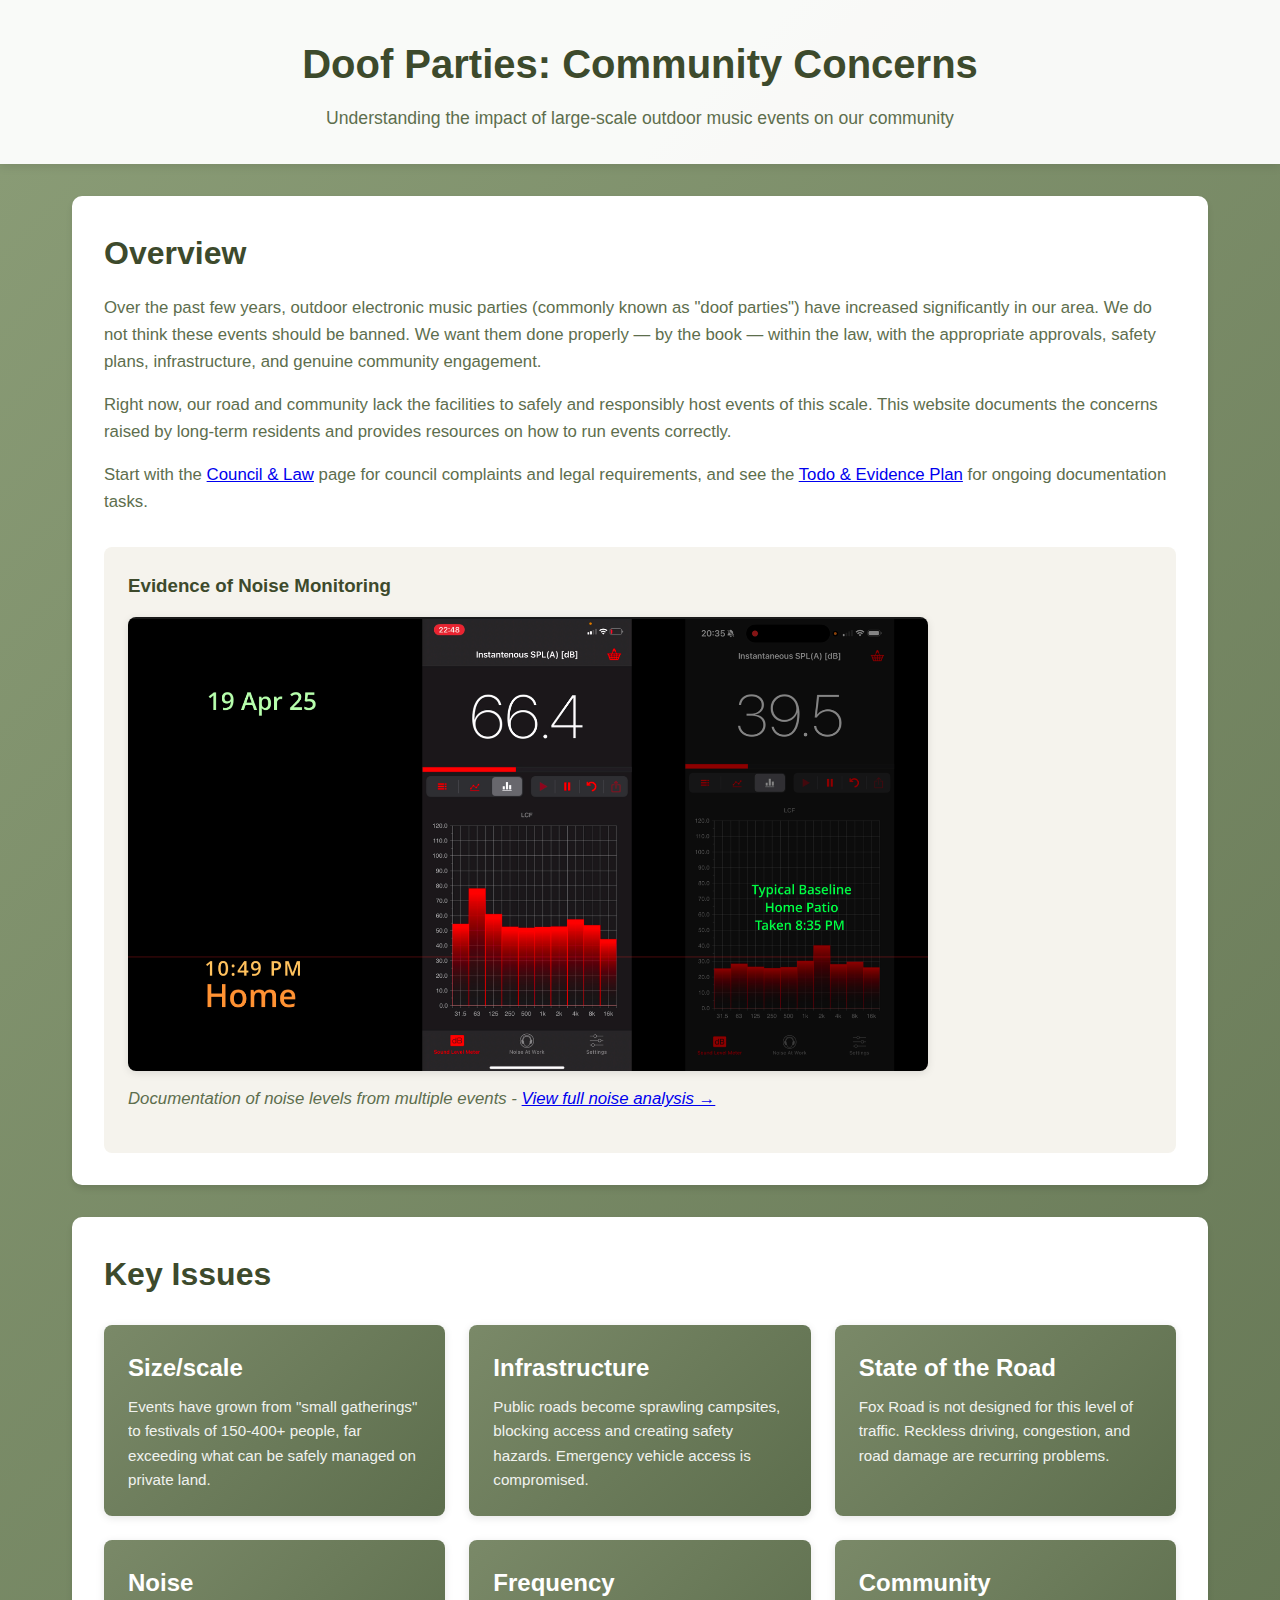
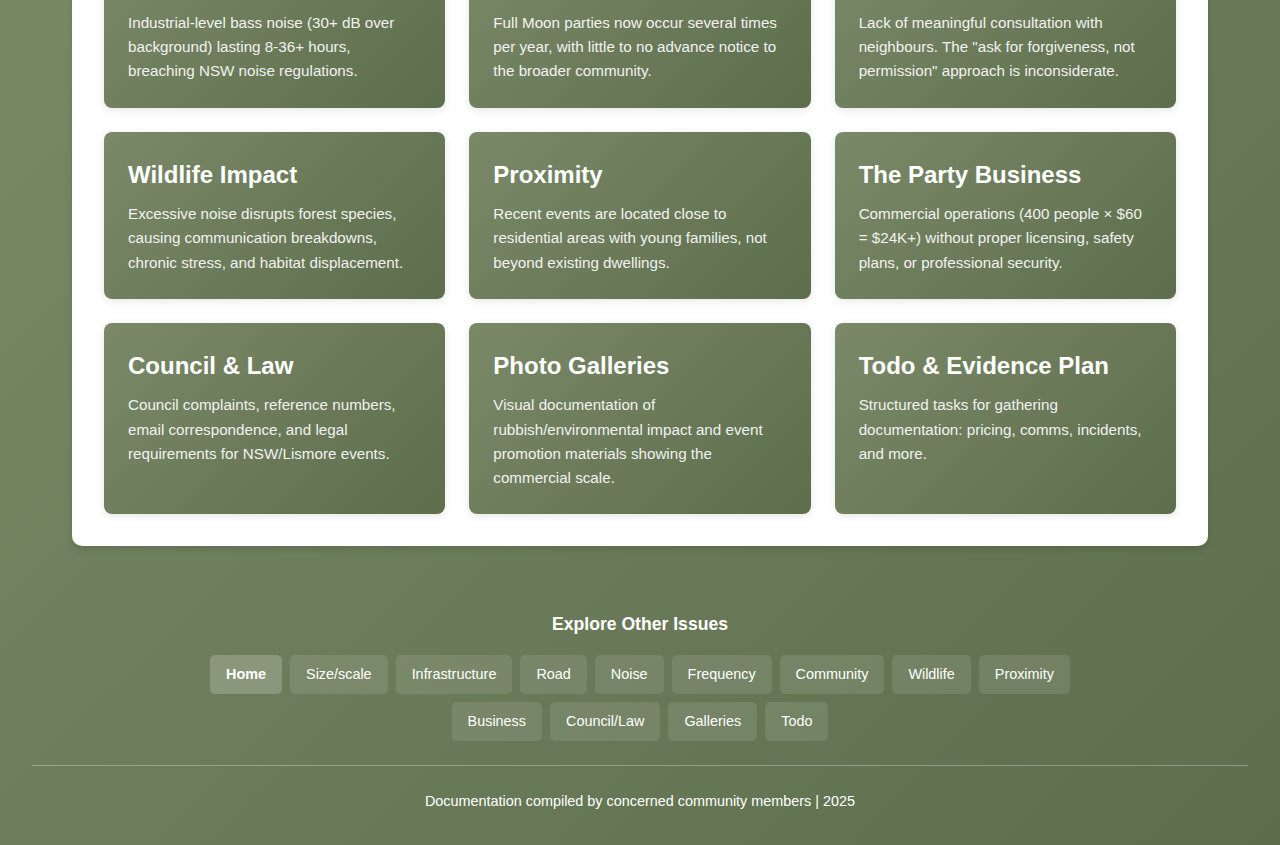
<file: website/index.html>
<!DOCTYPE html>
<html lang="en">
<head>
    <meta charset="UTF-8">
    <meta name="viewport" content="width=device-width, initial-scale=1.0">
    <title>Doof Parties: Community Concerns</title>
    <link rel="stylesheet" href="styles.css">
</head>
<body>
    <header>
        <h1>Doof Parties: Community Concerns</h1>
        <p class="subtitle">Understanding the impact of large-scale outdoor music events on our community</p>
    </header>

    <main>
        <section class="overview">
            <h2>Overview</h2>
            <p>Over the past few years, outdoor electronic music parties (commonly known as "doof parties") have increased significantly in our area. We do not think these events should be banned. We want them done properly — by the book — within the law, with the appropriate approvals, safety plans, infrastructure, and genuine community engagement.</p>
            
            <p>Right now, our road and community lack the facilities to safely and responsibly host events of this scale. This website documents the concerns raised by long-term residents and provides resources on how to run events correctly.</p>

            <p>Start with the <a href="law.html">Council & Law</a> page for council complaints and legal requirements, and see the <a href="todo.html">Todo & Evidence Plan</a> for ongoing documentation tasks.</p>

            <div class="video-container">
                <h3>Evidence of Noise Monitoring</h3>
                <a href="noise.html">
                    <img src="assets/noise-comparison.png" alt="Noise level comparison showing event bass levels vs background noise" style="max-width: 800px; width: 100%; border-radius: 8px; box-shadow: 0 2px 8px rgba(0, 0, 0, 0.1);">
                </a>
                <p class="video-caption">Documentation of noise levels from multiple events - <a href="noise.html">View full noise analysis →</a></p>
            </div>
        </section>

        <section class="issues-grid">
            <h2>Key Issues</h2>
            <div class="grid">
                <a href="size.html" class="issue-card">
                    <h3>Size/scale</h3>
                    <p>Events have grown from "small gatherings" to festivals of 150-400+ people, far exceeding what can be safely managed on private land.</p>
                </a>

                <a href="infrastructure.html" class="issue-card">
                    <h3>Infrastructure</h3>
                    <p>Public roads become sprawling campsites, blocking access and creating safety hazards. Emergency vehicle access is compromised.</p>
                </a>

                <a href="road.html" class="issue-card">
                    <h3>State of the Road</h3>
                    <p>Fox Road is not designed for this level of traffic. Reckless driving, congestion, and road damage are recurring problems.</p>
                </a>

                <a href="noise.html" class="issue-card">
                    <h3>Noise</h3>
                    <p>Industrial-level bass noise (30+ dB over background) lasting 8-36+ hours, breaching NSW noise regulations.</p>
                </a>

                <a href="frequency.html" class="issue-card">
                    <h3>Frequency</h3>
                    <p>Full Moon parties now occur several times per year, with little to no advance notice to the broader community.</p>
                </a>

                <a href="community.html" class="issue-card">
                    <h3>Community</h3>
                    <p>Lack of meaningful consultation with neighbours. The "ask for forgiveness, not permission" approach is inconsiderate.</p>
                </a>

                <a href="wildlife.html" class="issue-card">
                    <h3>Wildlife Impact</h3>
                    <p>Excessive noise disrupts forest species, causing communication breakdowns, chronic stress, and habitat displacement.</p>
                </a>

                <a href="proximity.html" class="issue-card">
                    <h3>Proximity</h3>
                    <p>Recent events are located close to residential areas with young families, not beyond existing dwellings.</p>
                </a>

                <a href="business.html" class="issue-card">
                    <h3>The Party Business</h3>
                    <p>Commercial operations (400 people × $60 = $24K+) without proper licensing, safety plans, or professional security.</p>
                </a>

                <a href="law.html" class="issue-card">
                    <h3>Council & Law</h3>
                    <p>Council complaints, reference numbers, email correspondence, and legal requirements for NSW/Lismore events.</p>
                </a>

                <a href="galleries.html" class="issue-card">
                    <h3>Photo Galleries</h3>
                    <p>Visual documentation of rubbish/environmental impact and event promotion materials showing the commercial scale.</p>
                </a>

                <a href="todo.html" class="issue-card">
                    <h3>Todo & Evidence Plan</h3>
                    <p>Structured tasks for gathering documentation: pricing, comms, incidents, and more.</p>
                </a>
            </div>
        </section>
    </main>

    <footer>
        <div class="footer-nav">
            <h3>Explore Other Issues</h3>
            <div class="footer-nav-links">
                <a href="index.html" class="home-link">Home</a>
                <a href="size.html">Size/scale</a>
                <a href="infrastructure.html">Infrastructure</a>
                <a href="road.html">Road</a>
                <a href="noise.html">Noise</a>
                <a href="frequency.html">Frequency</a>
                <a href="community.html">Community</a>
                <a href="wildlife.html">Wildlife</a>
                <a href="proximity.html">Proximity</a>
                <a href="business.html">Business</a>
                <a href="law.html">Council/Law</a>
                <a href="galleries.html">Galleries</a>
                <a href="todo.html">Todo</a>
            </div>
        </div>
        <p>Documentation compiled by concerned community members | 2025</p>
    </footer>
</body>
</html>
</file>
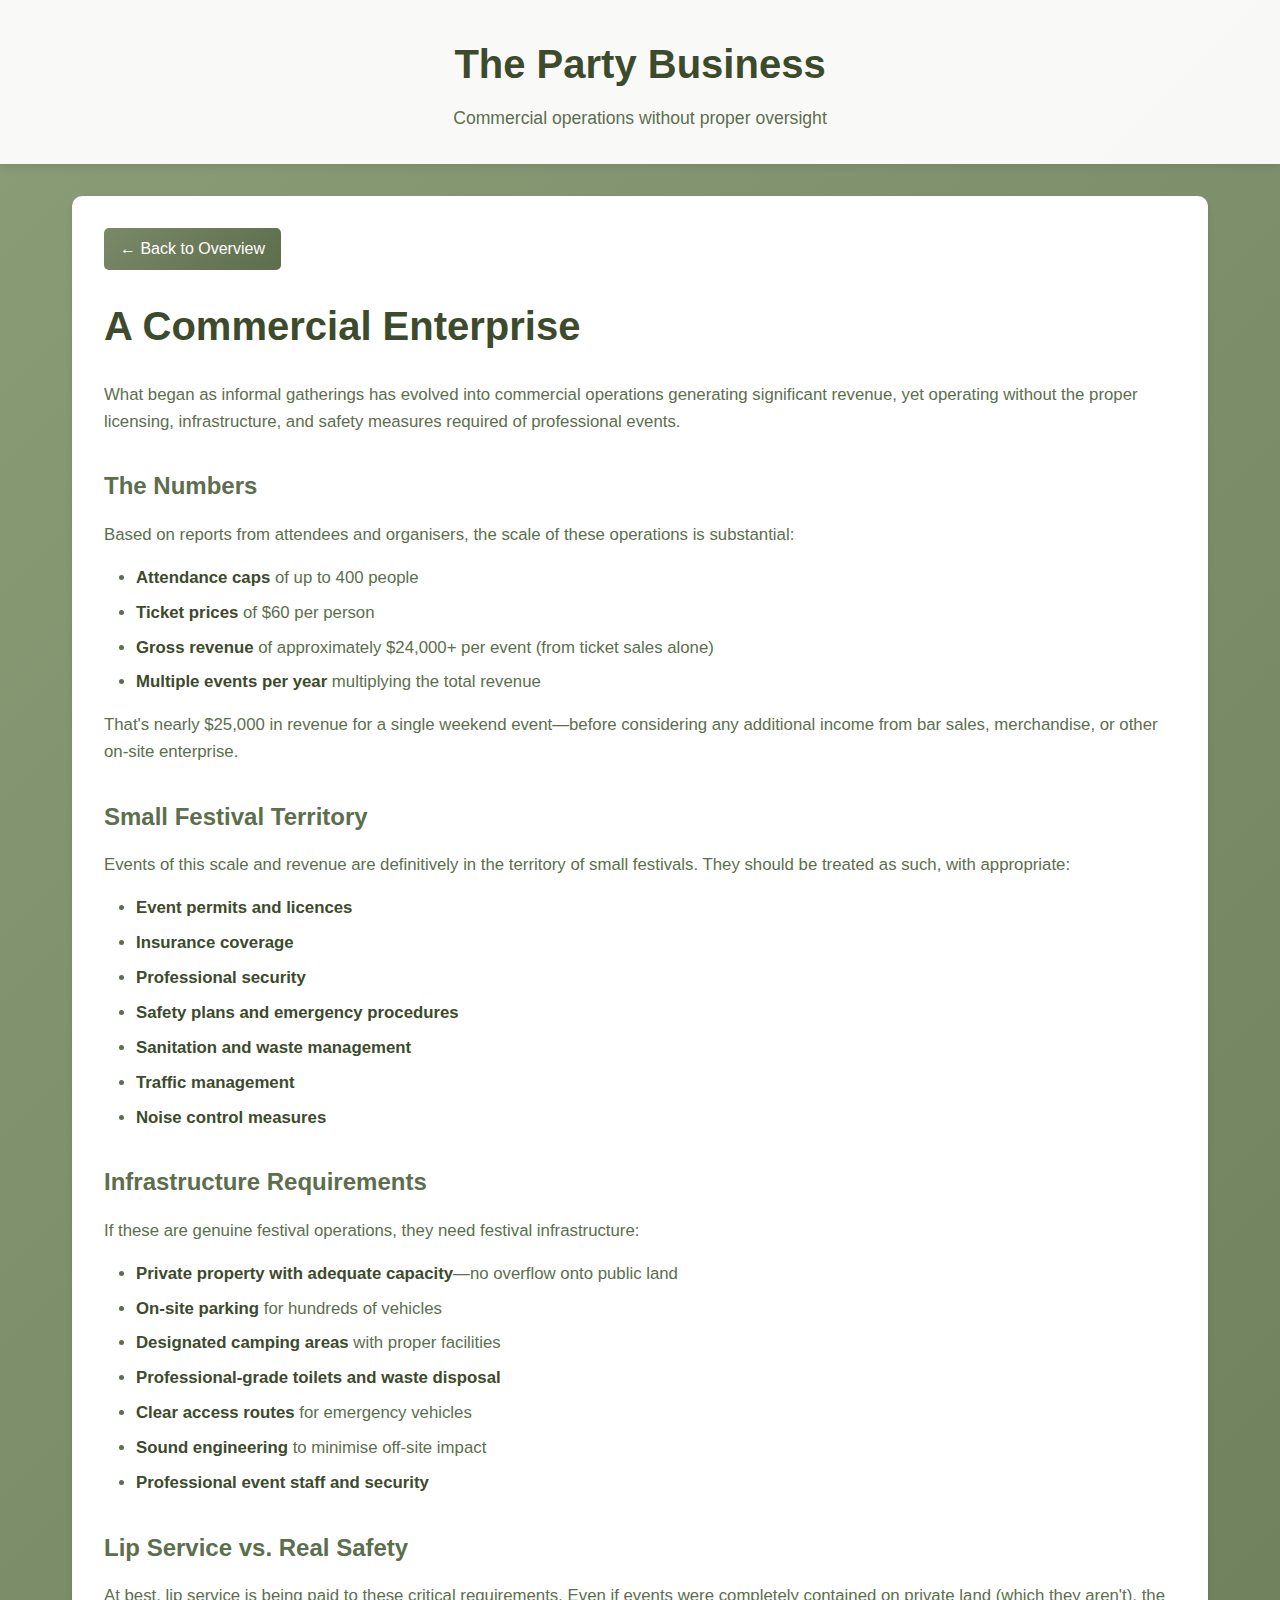
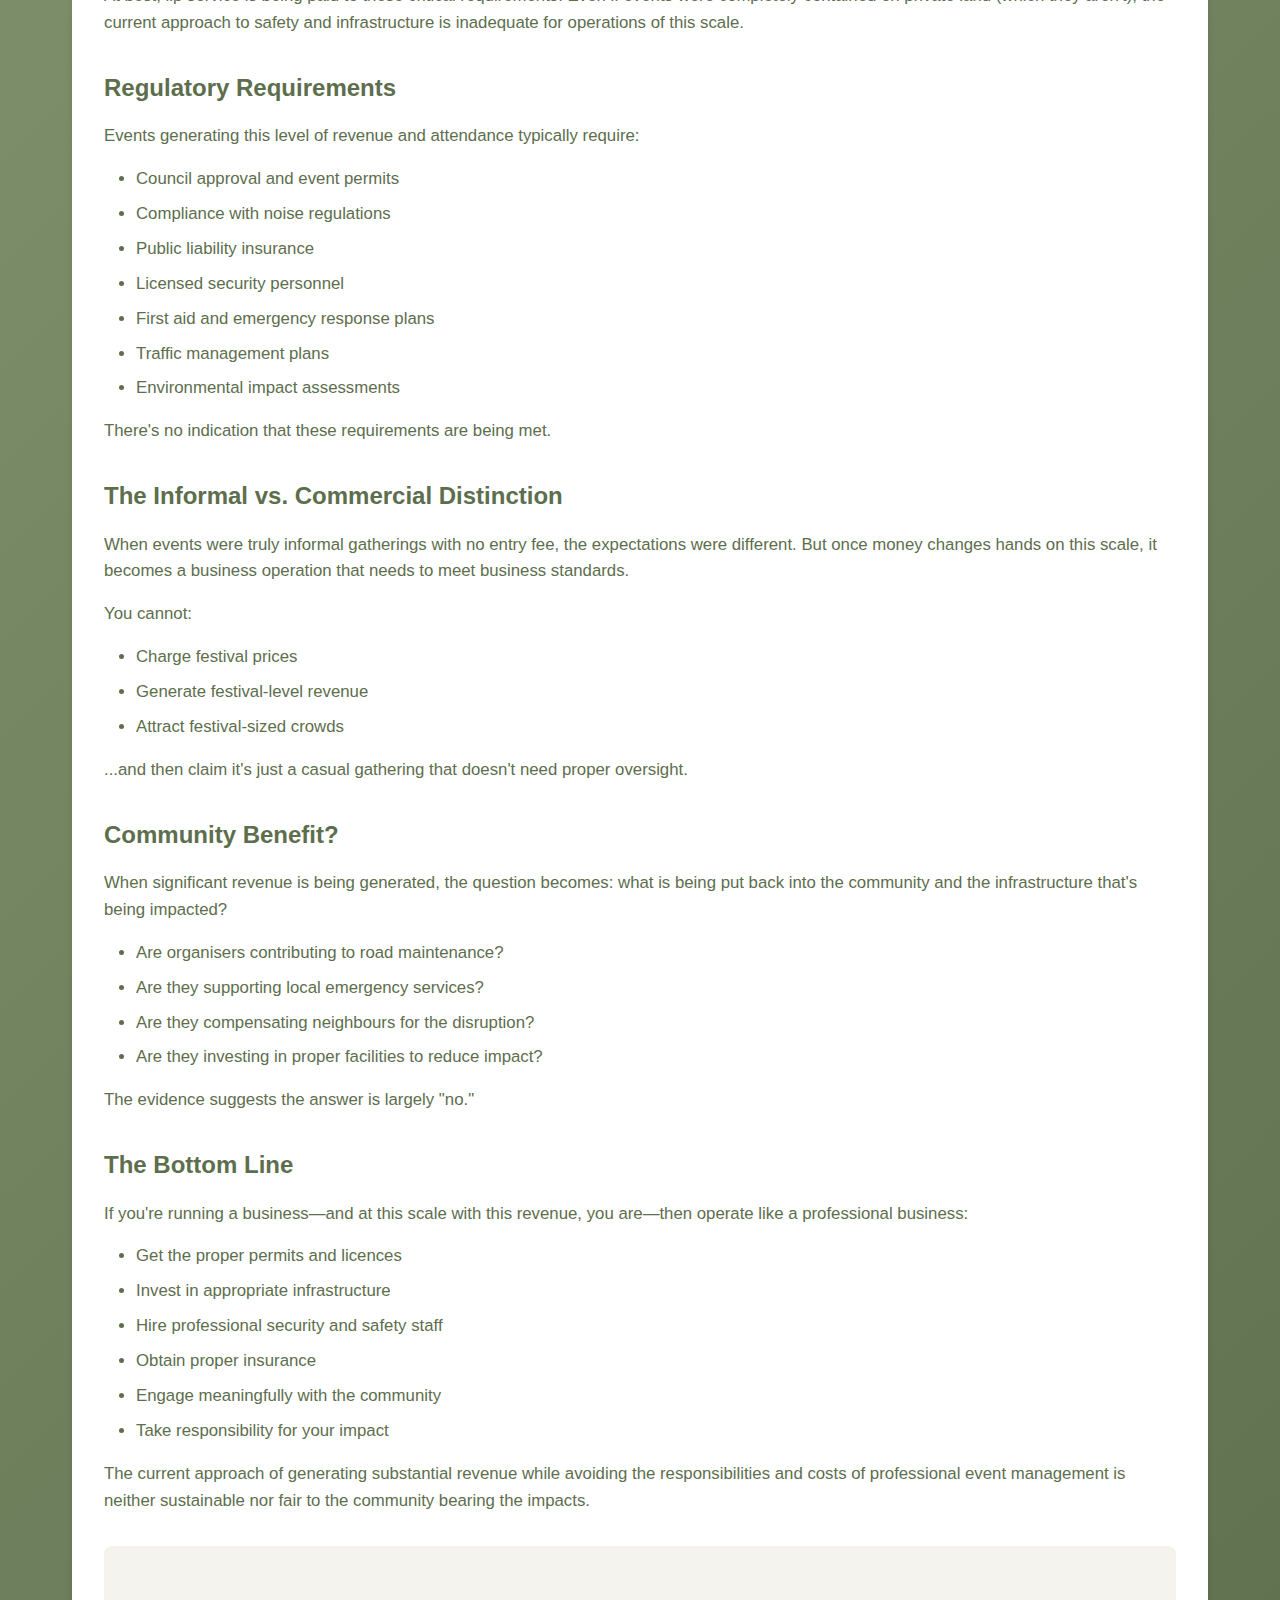
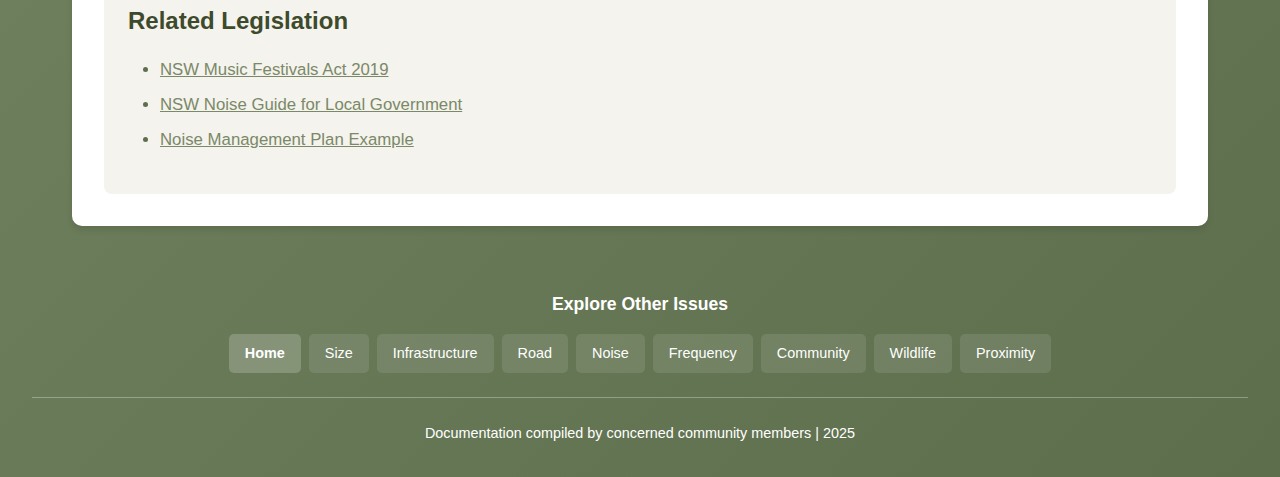
<file: website/business.html>
<!DOCTYPE html>
<html lang="en">
<head>
    <meta charset="UTF-8">
    <meta name="viewport" content="width=device-width, initial-scale=1.0">
    <title>The Party Business - Doof Parties Community Concerns</title>
    <link rel="stylesheet" href="styles.css">
</head>
<body>
    <header>
        <h1>The Party Business</h1>
        <p class="subtitle">Commercial operations without proper oversight</p>
    </header>

    <main>
        <section class="issue-page">
            <a href="index.html" class="back-link">← Back to Overview</a>
            
            <h2>A Commercial Enterprise</h2>
            
            <p>What began as informal gatherings has evolved into commercial operations generating significant revenue, yet operating without the proper licensing, infrastructure, and safety measures required of professional events.</p>

            <h3>The Numbers</h3>
            <p>Based on reports from attendees and organisers, the scale of these operations is substantial:</p>
            <ul>
                <li><strong>Attendance caps</strong> of up to 400 people</li>
                <li><strong>Ticket prices</strong> of $60 per person</li>
                <li><strong>Gross revenue</strong> of approximately $24,000+ per event (from ticket sales alone)</li>
                <li><strong>Multiple events per year</strong> multiplying the total revenue</li>
            </ul>

            <p>That's nearly $25,000 in revenue for a single weekend event—before considering any additional income from bar sales, merchandise, or other on-site enterprise.</p>

            <h3>Small Festival Territory</h3>
            <p>Events of this scale and revenue are definitively in the territory of small festivals. They should be treated as such, with appropriate:</p>
            <ul>
                <li><strong>Event permits and licences</strong></li>
                <li><strong>Insurance coverage</strong></li>
                <li><strong>Professional security</strong></li>
                <li><strong>Safety plans and emergency procedures</strong></li>
                <li><strong>Sanitation and waste management</strong></li>
                <li><strong>Traffic management</strong></li>
                <li><strong>Noise control measures</strong></li>
            </ul>

            <h3>Infrastructure Requirements</h3>
            <p>If these are genuine festival operations, they need festival infrastructure:</p>
            <ul>
                <li><strong>Private property with adequate capacity</strong>—no overflow onto public land</li>
                <li><strong>On-site parking</strong> for hundreds of vehicles</li>
                <li><strong>Designated camping areas</strong> with proper facilities</li>
                <li><strong>Professional-grade toilets and waste disposal</strong></li>
                <li><strong>Clear access routes</strong> for emergency vehicles</li>
                <li><strong>Sound engineering</strong> to minimise off-site impact</li>
                <li><strong>Professional event staff and security</strong></li>
            </ul>

            <h3>Lip Service vs. Real Safety</h3>
            <p>At best, lip service is being paid to these critical requirements. Even if events were completely contained on private land (which they aren't), the current approach to safety and infrastructure is inadequate for operations of this scale.</p>

            <h3>Regulatory Requirements</h3>
            <p>Events generating this level of revenue and attendance typically require:</p>
            <ul>
                <li>Council approval and event permits</li>
                <li>Compliance with noise regulations</li>
                <li>Public liability insurance</li>
                <li>Licensed security personnel</li>
                <li>First aid and emergency response plans</li>
                <li>Traffic management plans</li>
                <li>Environmental impact assessments</li>
            </ul>

            <p>There's no indication that these requirements are being met.</p>

            <h3>The Informal vs. Commercial Distinction</h3>
            <p>When events were truly informal gatherings with no entry fee, the expectations were different. But once money changes hands on this scale, it becomes a business operation that needs to meet business standards.</p>

            <p>You cannot:</p>
            <ul>
                <li>Charge festival prices</li>
                <li>Generate festival-level revenue</li>
                <li>Attract festival-sized crowds</li>
            </ul>
            <p>...and then claim it's just a casual gathering that doesn't need proper oversight.</p>

            <h3>Community Benefit?</h3>
            <p>When significant revenue is being generated, the question becomes: what is being put back into the community and the infrastructure that's being impacted?</p>
            <ul>
                <li>Are organisers contributing to road maintenance?</li>
                <li>Are they supporting local emergency services?</li>
                <li>Are they compensating neighbours for the disruption?</li>
                <li>Are they investing in proper facilities to reduce impact?</li>
            </ul>

            <p>The evidence suggests the answer is largely "no."</p>

            <h3>The Bottom Line</h3>
            <p>If you're running a business—and at this scale with this revenue, you are—then operate like a professional business:</p>
            <ul>
                <li>Get the proper permits and licences</li>
                <li>Invest in appropriate infrastructure</li>
                <li>Hire professional security and safety staff</li>
                <li>Obtain proper insurance</li>
                <li>Engage meaningfully with the community</li>
                <li>Take responsibility for your impact</li>
            </ul>

            <p>The current approach of generating substantial revenue while avoiding the responsibilities and costs of professional event management is neither sustainable nor fair to the community bearing the impacts.</p>

            <div class="sources">
                <h3>Related Legislation</h3>
                <ul>
                    <li><a href="https://legislation.nsw.gov.au/view/whole/html/inforce/current/act-2019-017" target="_blank">NSW Music Festivals Act 2019</a></li>
                    <li><a href="https://www.environment.nsw.gov.au/resources/noise/nglg07030.pdf" target="_blank">NSW Noise Guide for Local Government</a></li>
                    <li><a href="https://www.environment.nsw.gov.au/sites/default/files/2024-11/quarantine-station-noise-management-plan.pdf" target="_blank">Noise Management Plan Example</a></li>
                </ul>
            </div>
        </section>
    </main>

    <footer>
        <div class="footer-nav">
            <h3>Explore Other Issues</h3>
            <div class="footer-nav-links">
                <a href="index.html" class="home-link">Home</a>
                <a href="size.html">Size</a>
                <a href="infrastructure.html">Infrastructure</a>
                <a href="road.html">Road</a>
                <a href="noise.html">Noise</a>
                <a href="frequency.html">Frequency</a>
                <a href="community.html">Community</a>
                <a href="wildlife.html">Wildlife</a>
                <a href="proximity.html">Proximity</a>
            </div>
        </div>
        <p>Documentation compiled by concerned community members | 2025</p>
    </footer>
</body>
</html>
</file>
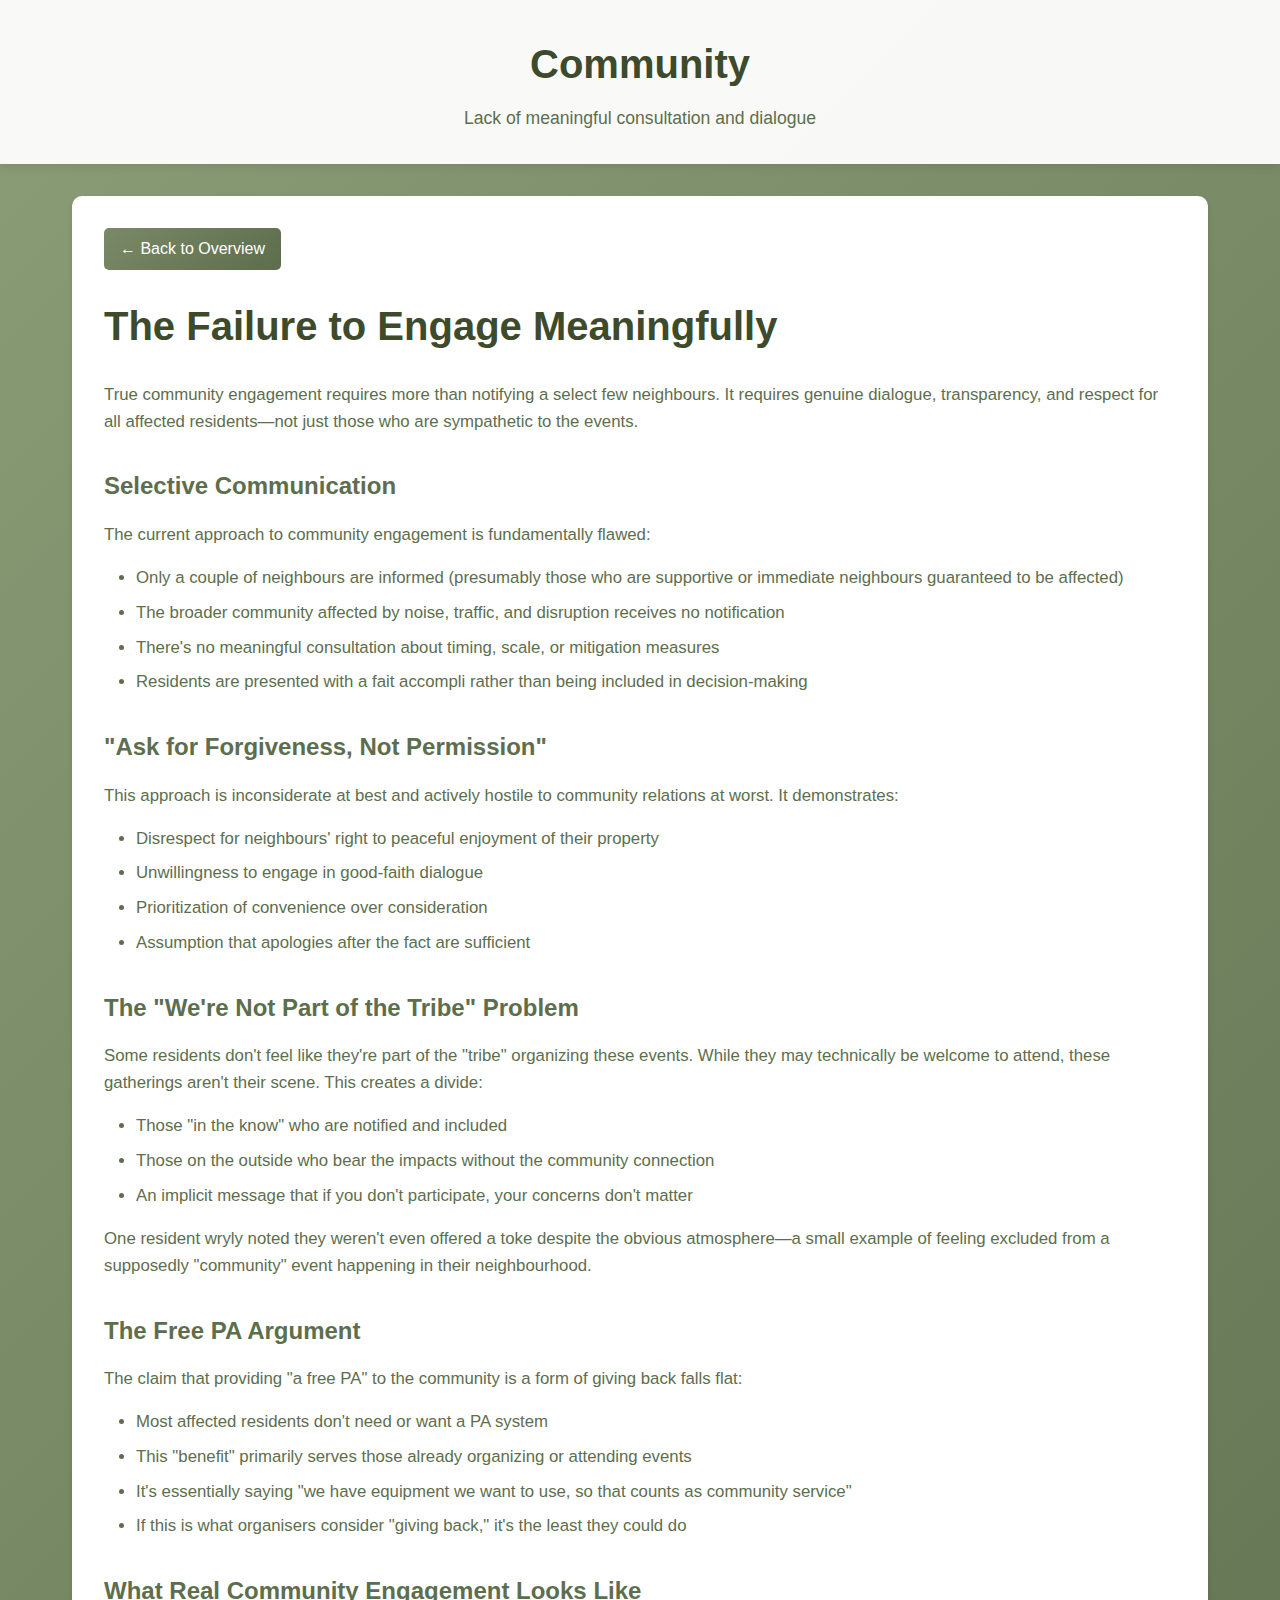
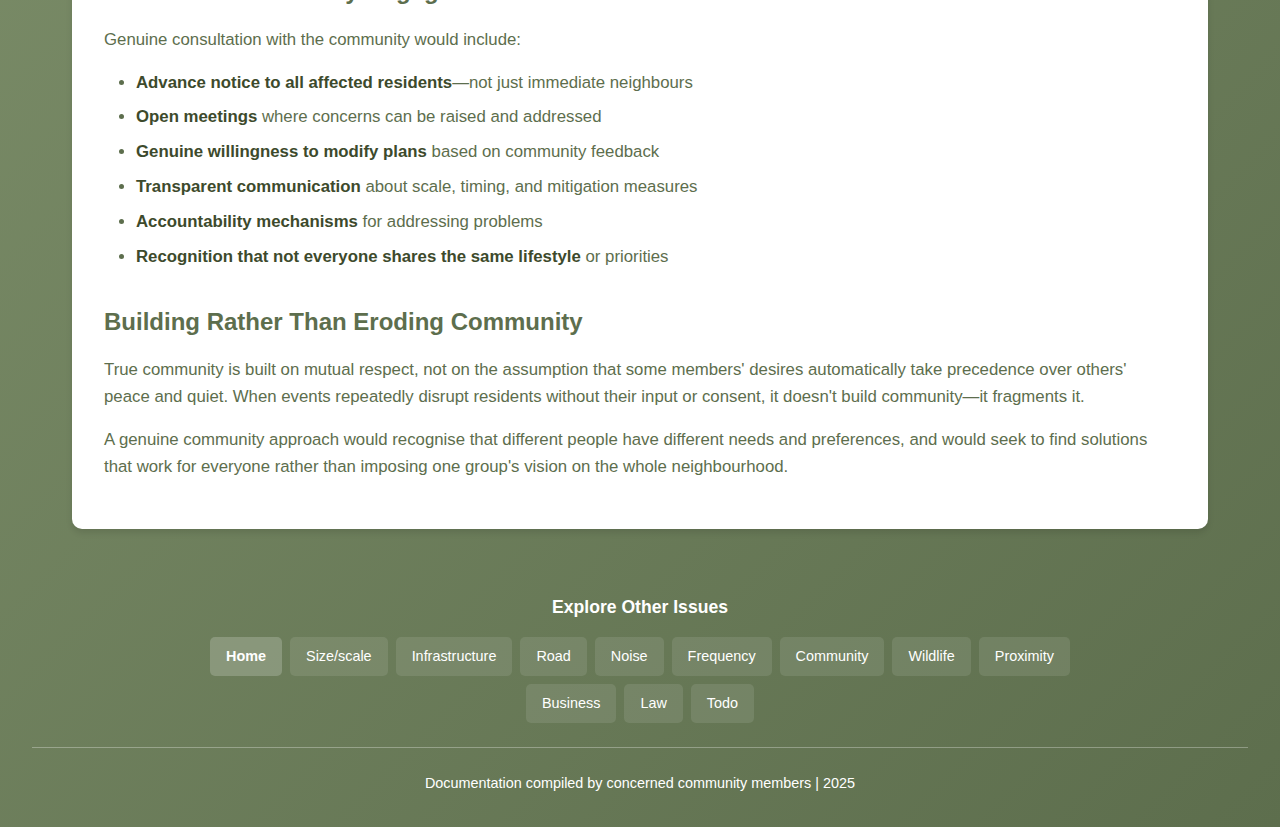
<file: website/community.html>
<!DOCTYPE html>
<html lang="en">
<head>
    <meta charset="UTF-8">
    <meta name="viewport" content="width=device-width, initial-scale=1.0">
    <title>Community - Doof Parties Community Concerns</title>
    <link rel="stylesheet" href="styles.css">
</head>
<body>
    <header>
        <h1>Community</h1>
        <p class="subtitle">Lack of meaningful consultation and dialogue</p>
    </header>

    <main>
        <section class="issue-page">
            <a href="index.html" class="back-link">← Back to Overview</a>
            
            <h2>The Failure to Engage Meaningfully</h2>
            
            <p>True community engagement requires more than notifying a select few neighbours. It requires genuine dialogue, transparency, and respect for all affected residents—not just those who are sympathetic to the events.</p>

            <h3>Selective Communication</h3>
            <p>The current approach to community engagement is fundamentally flawed:</p>
            <ul>
                <li>Only a couple of neighbours are informed (presumably those who are supportive or immediate neighbours guaranteed to be affected)</li>
                <li>The broader community affected by noise, traffic, and disruption receives no notification</li>
                <li>There's no meaningful consultation about timing, scale, or mitigation measures</li>
                <li>Residents are presented with a fait accompli rather than being included in decision-making</li>
            </ul>

            <h3>"Ask for Forgiveness, Not Permission"</h3>
            <p>This approach is inconsiderate at best and actively hostile to community relations at worst. It demonstrates:</p>
            <ul>
                <li>Disrespect for neighbours' right to peaceful enjoyment of their property</li>
                <li>Unwillingness to engage in good-faith dialogue</li>
                <li>Prioritization of convenience over consideration</li>
                <li>Assumption that apologies after the fact are sufficient</li>
            </ul>

            <h3>The "We're Not Part of the Tribe" Problem</h3>
            <p>Some residents don't feel like they're part of the "tribe" organizing these events. While they may technically be welcome to attend, these gatherings aren't their scene. This creates a divide:</p>
            <ul>
                <li>Those "in the know" who are notified and included</li>
                <li>Those on the outside who bear the impacts without the community connection</li>
                <li>An implicit message that if you don't participate, your concerns don't matter</li>
            </ul>

            <p>One resident wryly noted they weren't even offered a toke despite the obvious atmosphere—a small example of feeling excluded from a supposedly "community" event happening in their neighbourhood.</p>

            <h3>The Free PA Argument</h3>
            <p>The claim that providing "a free PA" to the community is a form of giving back falls flat:</p>
            <ul>
                <li>Most affected residents don't need or want a PA system</li>
                <li>This "benefit" primarily serves those already organizing or attending events</li>
                <li>It's essentially saying "we have equipment we want to use, so that counts as community service"</li>
                <li>If this is what organisers consider "giving back," it's the least they could do</li>
            </ul>

            <h3>What Real Community Engagement Looks Like</h3>
            <p>Genuine consultation with the community would include:</p>
            <ul>
                <li><strong>Advance notice to all affected residents</strong>—not just immediate neighbours</li>
                <li><strong>Open meetings</strong> where concerns can be raised and addressed</li>
                <li><strong>Genuine willingness to modify plans</strong> based on community feedback</li>
                <li><strong>Transparent communication</strong> about scale, timing, and mitigation measures</li>
                <li><strong>Accountability mechanisms</strong> for addressing problems</li>
                <li><strong>Recognition that not everyone shares the same lifestyle</strong> or priorities</li>
            </ul>

            <h3>Building Rather Than Eroding Community</h3>
            <p>True community is built on mutual respect, not on the assumption that some members' desires automatically take precedence over others' peace and quiet. When events repeatedly disrupt residents without their input or consent, it doesn't build community—it fragments it.</p>

            <p>A genuine community approach would recognise that different people have different needs and preferences, and would seek to find solutions that work for everyone rather than imposing one group's vision on the whole neighbourhood.</p>
        </section>
    </main>

    <footer>
        <div class="footer-nav">
            <h3>Explore Other Issues</h3>
            <div class="footer-nav-links">
                <a href="index.html" class="home-link">Home</a>
                <a href="size.html">Size/scale</a>
                <a href="infrastructure.html">Infrastructure</a>
                <a href="road.html">Road</a>
                <a href="noise.html">Noise</a>
                <a href="frequency.html">Frequency</a>
                <a href="community.html">Community</a>
                <a href="wildlife.html">Wildlife</a>
                <a href="proximity.html">Proximity</a>
                <a href="business.html">Business</a>
                <a href="law.html">Law</a>
                <a href="todo.html">Todo</a>
            </div>
        </div>
        <p>Documentation compiled by concerned community members | 2025</p>
    </footer>
</body>
</html>
</file>
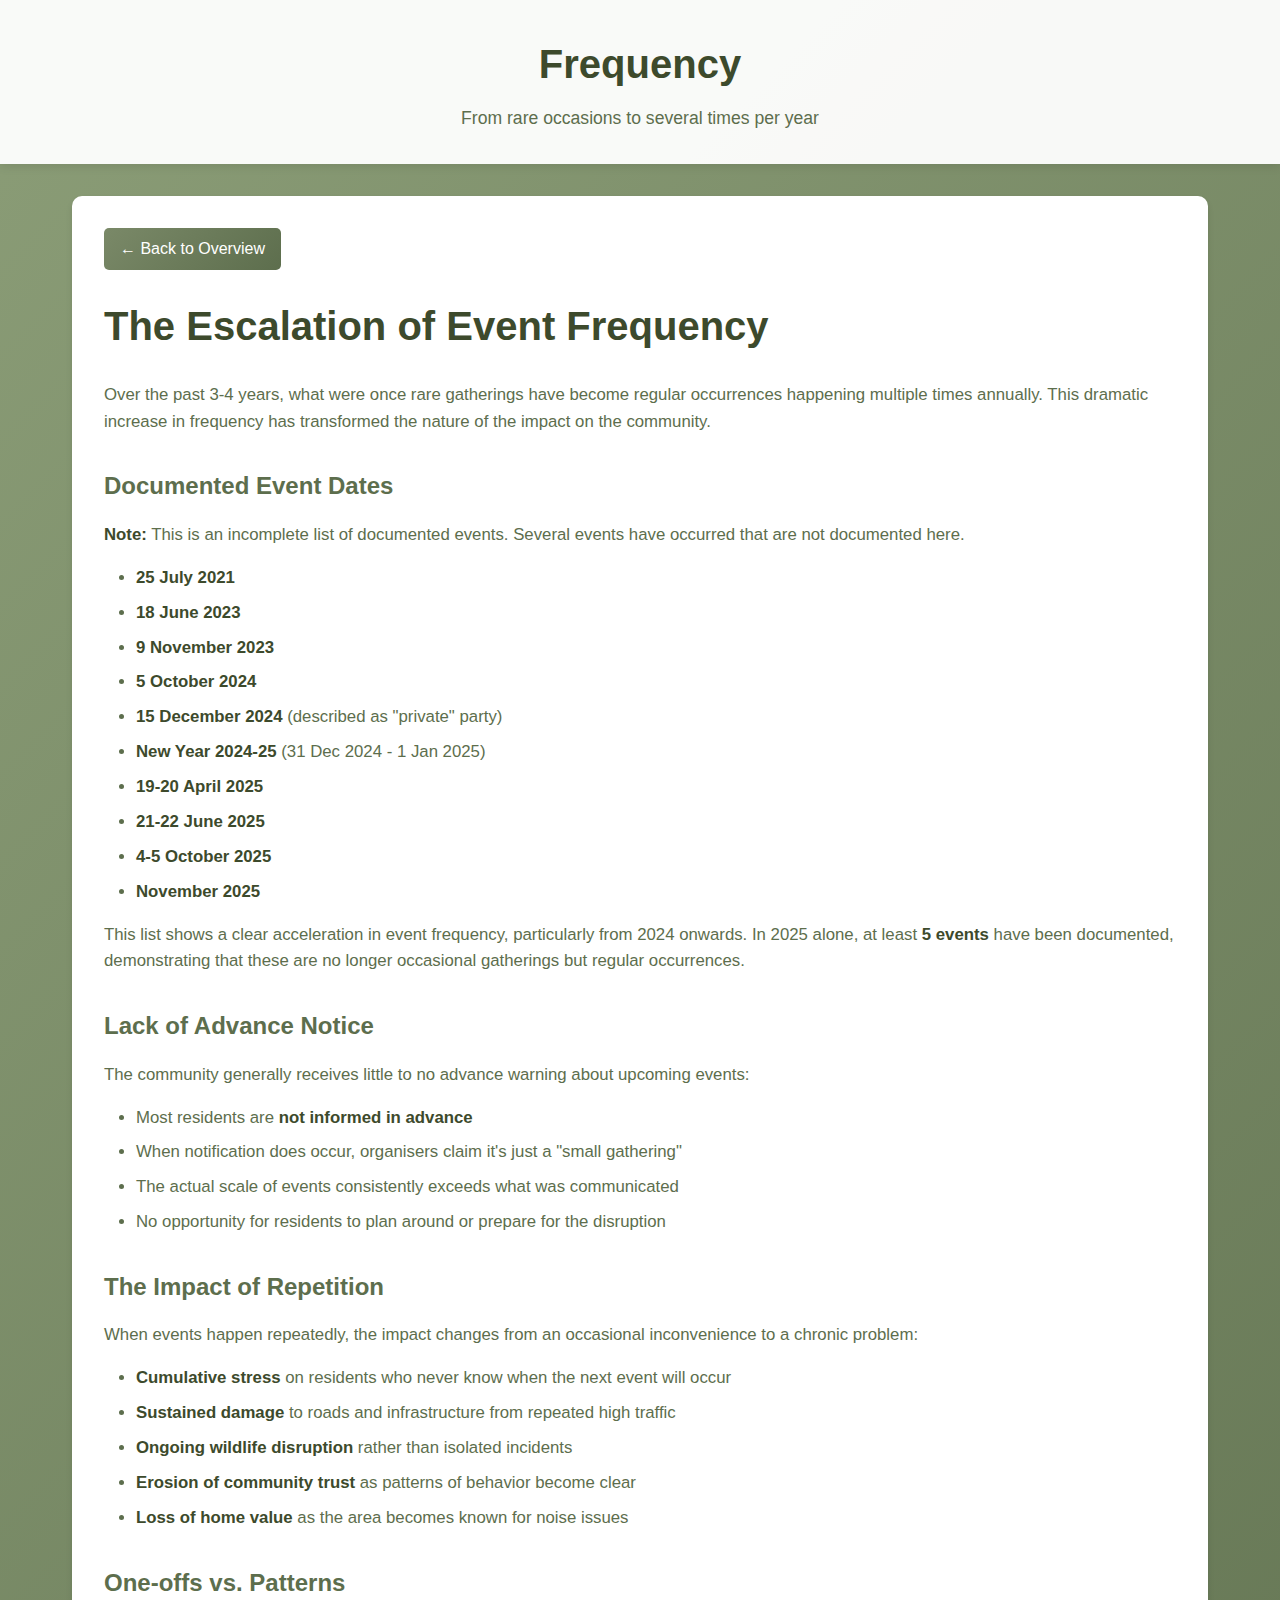
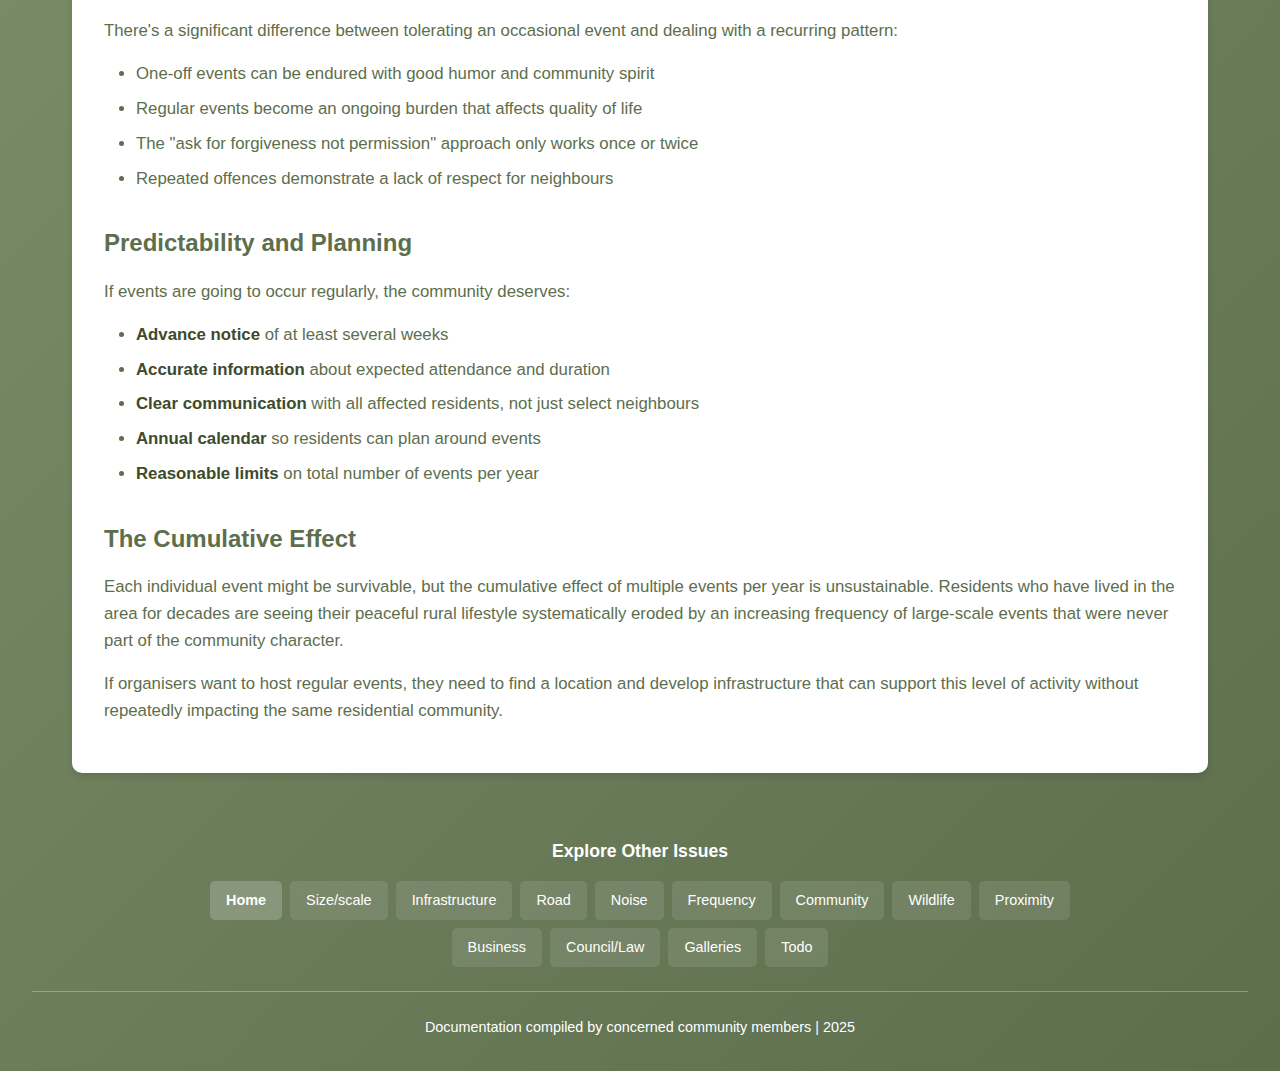
<file: website/frequency.html>
<!DOCTYPE html>
<html lang="en">
<head>
    <meta charset="UTF-8">
    <meta name="viewport" content="width=device-width, initial-scale=1.0">
    <title>Frequency - Doof Parties Community Concerns</title>
    <link rel="stylesheet" href="styles.css">
</head>
<body>
    <header>
        <h1>Frequency</h1>
        <p class="subtitle">From rare occasions to several times per year</p>
    </header>

    <main>
        <section class="issue-page">
            <a href="index.html" class="back-link">← Back to Overview</a>
            
            <h2>The Escalation of Event Frequency</h2>
            
            <p>Over the past 3-4 years, what were once rare gatherings have become regular occurrences happening multiple times annually. This dramatic increase in frequency has transformed the nature of the impact on the community.</p>

            <h3>Documented Event Dates</h3>
            
            <p><strong>Note:</strong> This is an incomplete list of documented events. Several events have occurred that are not documented here.</p>

            <ul>
                <li><strong>25 July 2021</strong></li>
                <li><strong>18 June 2023</strong></li>
                <li><strong>9 November 2023</strong></li>
                <li><strong>5 October 2024</strong></li>
                <li><strong>15 December 2024</strong> (described as "private" party)</li>
                <li><strong>New Year 2024-25</strong> (31 Dec 2024 - 1 Jan 2025)</li>
                <li><strong>19-20 April 2025</strong></li>
                <li><strong>21-22 June 2025</strong></li>
                <li><strong>4-5 October 2025</strong></li>
                <li><strong>November 2025</strong></li>
            </ul>

            <p>This list shows a clear acceleration in event frequency, particularly from 2024 onwards. In 2025 alone, at least <strong>5 events</strong> have been documented, demonstrating that these are no longer occasional gatherings but regular occurrences.</p>
            
            <h3>Lack of Advance Notice</h3>
            <p>The community generally receives little to no advance warning about upcoming events:</p>
            <ul>
                <li>Most residents are <strong>not informed in advance</strong></li>
                <li>When notification does occur, organisers claim it's just a "small gathering"</li>
                <li>The actual scale of events consistently exceeds what was communicated</li>
                <li>No opportunity for residents to plan around or prepare for the disruption</li>
            </ul>

            <h3>The Impact of Repetition</h3>
            <p>When events happen repeatedly, the impact changes from an occasional inconvenience to a chronic problem:</p>
            <ul>
                <li><strong>Cumulative stress</strong> on residents who never know when the next event will occur</li>
                <li><strong>Sustained damage</strong> to roads and infrastructure from repeated high traffic</li>
                <li><strong>Ongoing wildlife disruption</strong> rather than isolated incidents</li>
                <li><strong>Erosion of community trust</strong> as patterns of behavior become clear</li>
                <li><strong>Loss of home value</strong> as the area becomes known for noise issues</li>
            </ul>

            <h3>One-offs vs. Patterns</h3>
            <p>There's a significant difference between tolerating an occasional event and dealing with a recurring pattern:</p>
            <ul>
                <li>One-off events can be endured with good humor and community spirit</li>
                <li>Regular events become an ongoing burden that affects quality of life</li>
                <li>The "ask for forgiveness not permission" approach only works once or twice</li>
                <li>Repeated offences demonstrate a lack of respect for neighbours</li>
            </ul>

            <h3>Predictability and Planning</h3>
            <p>If events are going to occur regularly, the community deserves:</p>
            <ul>
                <li><strong>Advance notice</strong> of at least several weeks</li>
                <li><strong>Accurate information</strong> about expected attendance and duration</li>
                <li><strong>Clear communication</strong> with all affected residents, not just select neighbours</li>
                <li><strong>Annual calendar</strong> so residents can plan around events</li>
                <li><strong>Reasonable limits</strong> on total number of events per year</li>
            </ul>

            <h3>The Cumulative Effect</h3>
            <p>Each individual event might be survivable, but the cumulative effect of multiple events per year is unsustainable. Residents who have lived in the area for decades are seeing their peaceful rural lifestyle systematically eroded by an increasing frequency of large-scale events that were never part of the community character.</p>

            <p>If organisers want to host regular events, they need to find a location and develop infrastructure that can support this level of activity without repeatedly impacting the same residential community.</p>
        </section>
    </main>

    <footer>
        <div class="footer-nav">
            <h3>Explore Other Issues</h3>
            <div class="footer-nav-links">
                <a href="index.html" class="home-link">Home</a>
                <a href="size.html">Size/scale</a>
                <a href="infrastructure.html">Infrastructure</a>
                <a href="road.html">Road</a>
                <a href="noise.html">Noise</a>
                <a href="frequency.html">Frequency</a>
                <a href="community.html">Community</a>
                <a href="wildlife.html">Wildlife</a>
                <a href="proximity.html">Proximity</a>
                <a href="business.html">Business</a>
                <a href="law.html">Council/Law</a>
                <a href="galleries.html">Galleries</a>
                <a href="todo.html">Todo</a>
            </div>
        </div>
        <p>Documentation compiled by concerned community members | 2025</p>
    </footer>
</body>
</html>
</file>
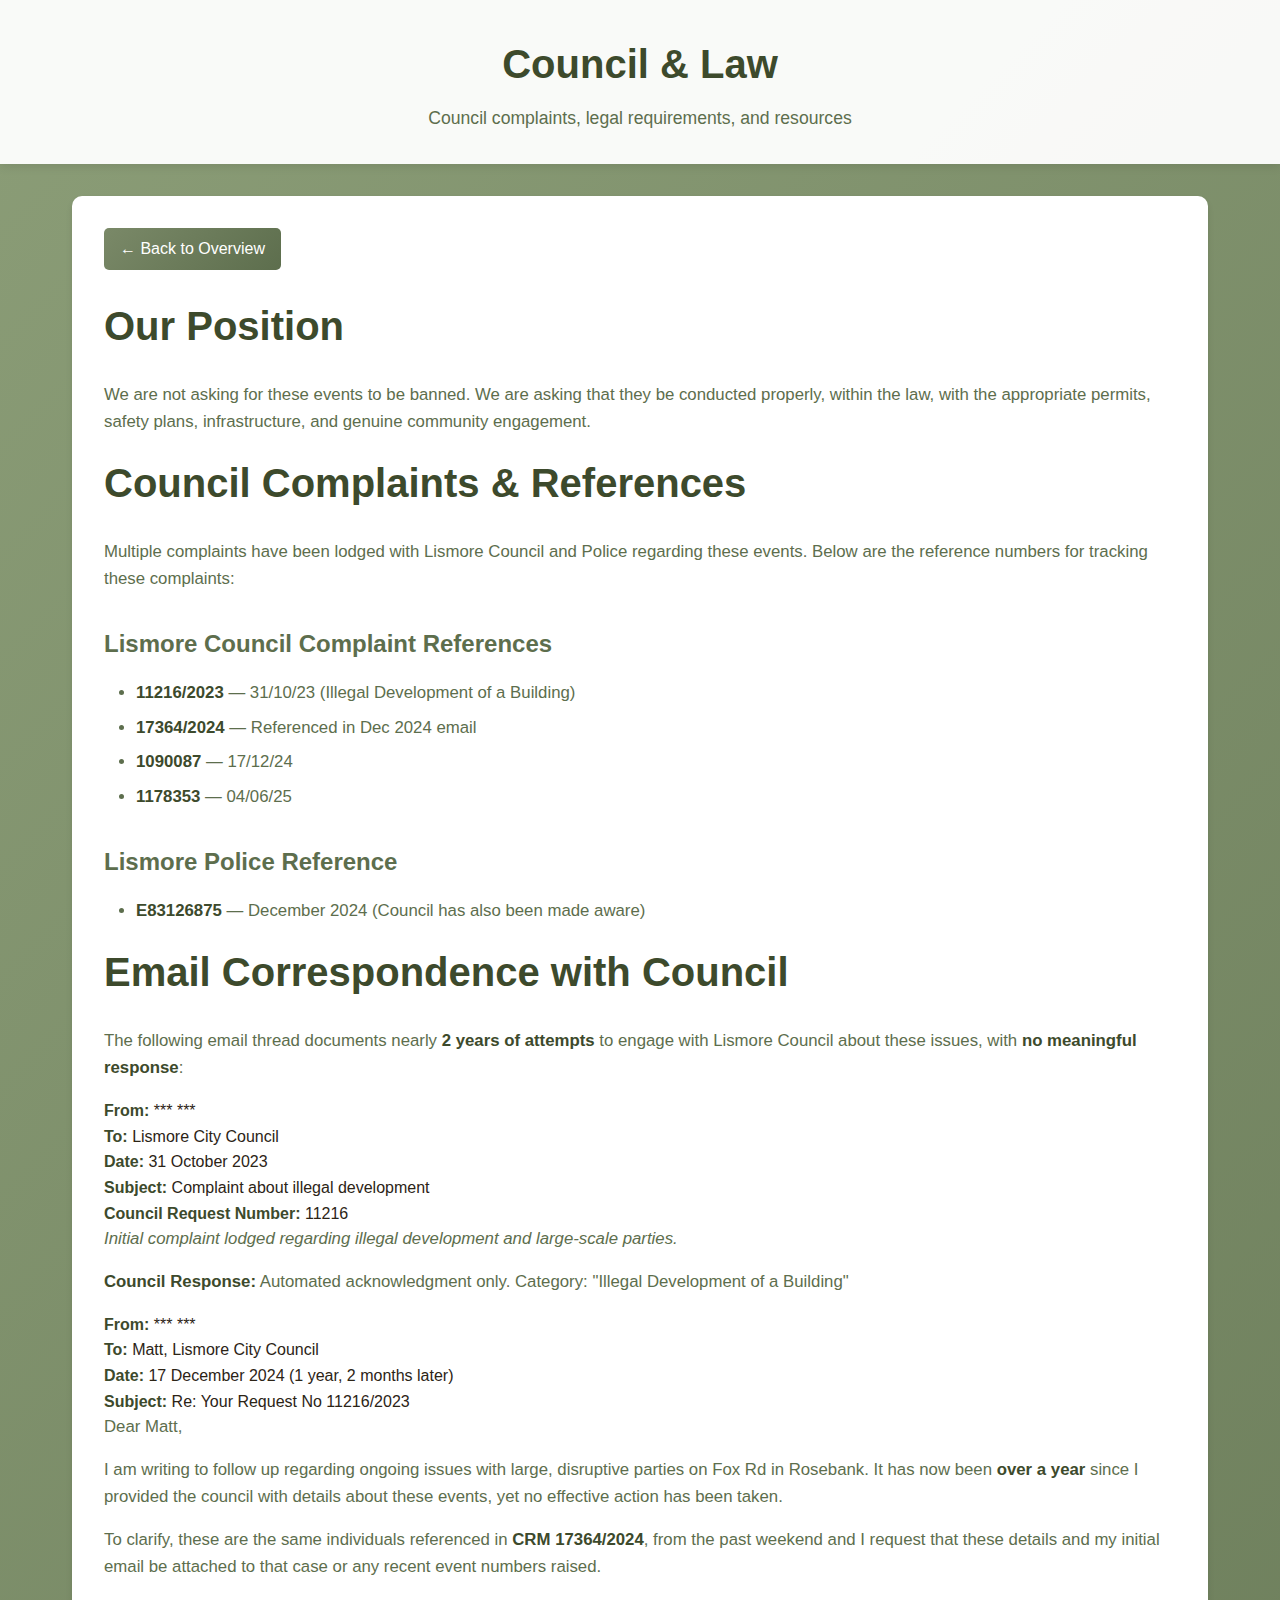
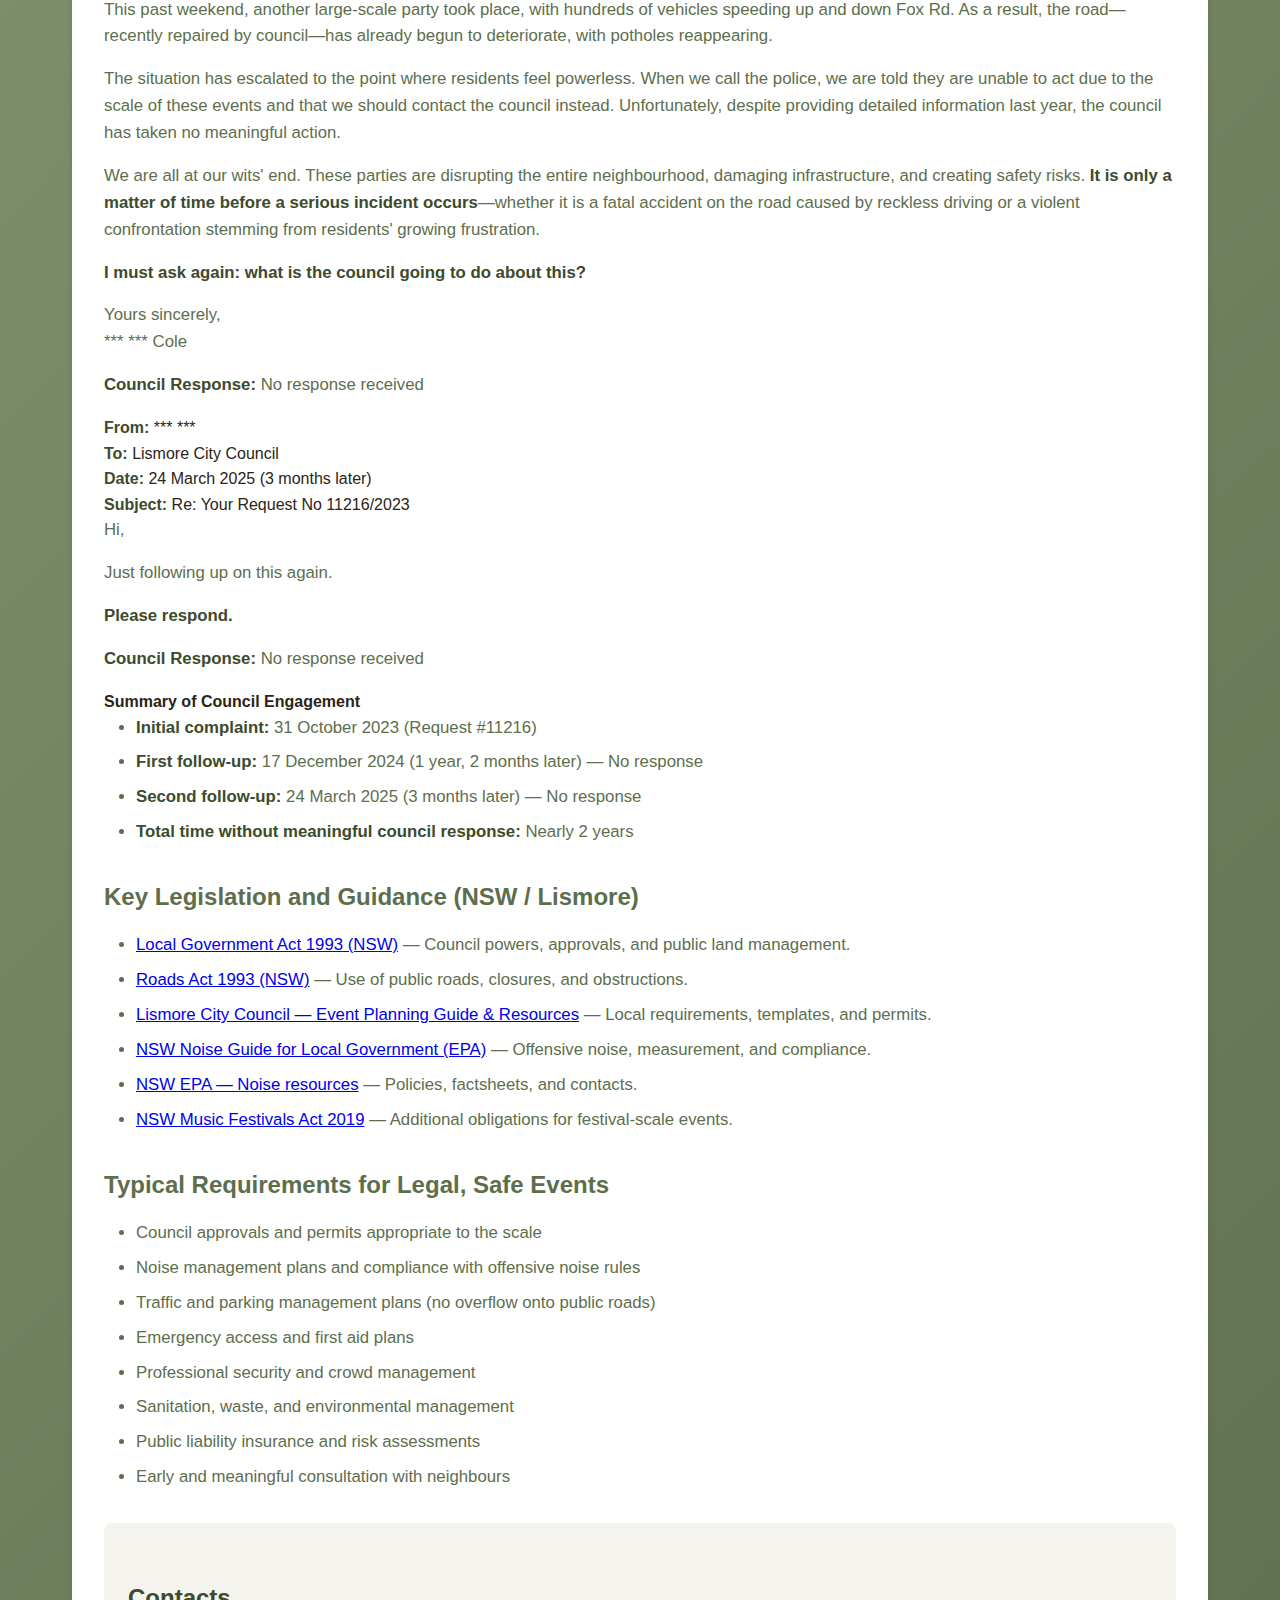
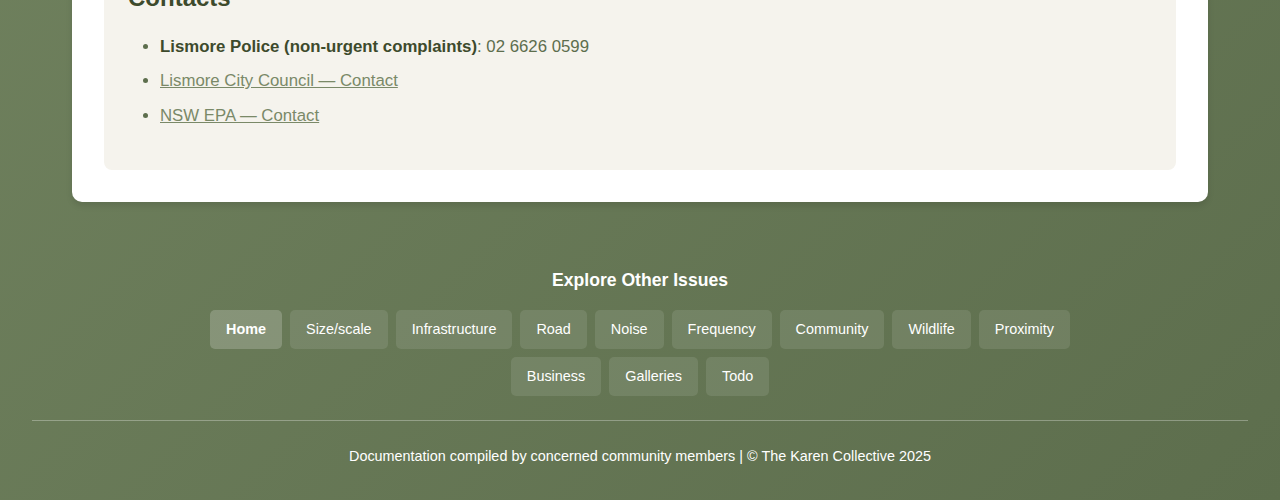
<file: website/law.html>
<!DOCTYPE html>
<html lang="en">
<head>
    <meta charset="UTF-8">
    <meta name="viewport" content="width=device-width, initial-scale=1.0">
    <title>Law & Resources - Doof Parties Community Concerns</title>
    <link rel="stylesheet" href="styles.css">
</head>
<body>
    <header>
        <h1>Council & Law</h1>
        <p class="subtitle">Council complaints, legal requirements, and resources</p>
    </header>

    <main>
        <section class="issue-page">
            <a href="index.html" class="back-link">← Back to Overview</a>

            <h2>Our Position</h2>
            <p>We are not asking for these events to be banned. We are asking that they be conducted properly, within the law, with the appropriate permits, safety plans, infrastructure, and genuine community engagement.</p>

            <h2>Council Complaints & References</h2>
            
            <p>Multiple complaints have been lodged with Lismore Council and Police regarding these events. Below are the reference numbers for tracking these complaints:</p>

            <h3>Lismore Council Complaint References</h3>
            <ul>
                <li><strong>11216/2023</strong> — 31/10/23 (Illegal Development of a Building)</li>
                <li><strong>17364/2024</strong> — Referenced in Dec 2024 email</li>
                <li><strong>1090087</strong> — 17/12/24</li>
                <li><strong>1178353</strong> — 04/06/25</li>
            </ul>

            <h3>Lismore Police Reference</h3>
            <ul>
                <li><strong>E83126875</strong> — December 2024 (Council has also been made aware)</li>
            </ul>

            <h2>Email Correspondence with Council</h2>
            
            <p>The following email thread documents nearly <strong>2 years of attempts</strong> to engage with Lismore Council about these issues, with <strong>no meaningful response</strong>:</p>

            <div class="email-thread">
                <div class="email-message">
                    <div class="email-header">
                        <strong>From:</strong> *** ***<br>
                        <strong>To:</strong> Lismore City Council<br>
                        <strong>Date:</strong> 31 October 2023<br>
                        <strong>Subject:</strong> Complaint about illegal development<br>
                        <strong>Council Request Number:</strong> 11216
                    </div>
                    <div class="email-body">
                        <p><em>Initial complaint lodged regarding illegal development and large-scale parties.</em></p>
                        <p><strong>Council Response:</strong> Automated acknowledgment only. Category: "Illegal Development of a Building"</p>
                    </div>
                </div>

                <div class="email-message">
                    <div class="email-header">
                        <strong>From:</strong> *** ***<br>
                        <strong>To:</strong> Matt, Lismore City Council<br>
                        <strong>Date:</strong> 17 December 2024 <span class="time-gap">(1 year, 2 months later)</span><br>
                        <strong>Subject:</strong> Re: Your Request No 11216/2023
                    </div>
                    <div class="email-body">
                        <p>Dear Matt,</p>
                        <p>I am writing to follow up regarding ongoing issues with large, disruptive parties on Fox Rd in Rosebank. It has now been <strong>over a year</strong> since I provided the council with details about these events, yet no effective action has been taken.</p>
                        <p>To clarify, these are the same individuals referenced in <strong>CRM 17364/2024</strong>, from the past weekend and I request that these details and my initial email be attached to that case or any recent event numbers raised.</p>
                        <p>This past weekend, another large-scale party took place, with hundreds of vehicles speeding up and down Fox Rd. As a result, the road—recently repaired by council—has already begun to deteriorate, with potholes reappearing.</p>
                        <p>The situation has escalated to the point where residents feel powerless. When we call the police, we are told they are unable to act due to the scale of these events and that we should contact the council instead. Unfortunately, despite providing detailed information last year, the council has taken no meaningful action.</p>
                        <p>We are all at our wits' end. These parties are disrupting the entire neighbourhood, damaging infrastructure, and creating safety risks. <strong>It is only a matter of time before a serious incident occurs</strong>—whether it is a fatal accident on the road caused by reckless driving or a violent confrontation stemming from residents' growing frustration.</p>
                        <p><strong>I must ask again: what is the council going to do about this?</strong></p>
                        <p>Yours sincerely,<br>*** *** Cole</p>
                        <p class="no-response"><strong>Council Response:</strong> No response received</p>
                    </div>
                </div>

                <div class="email-message">
                    <div class="email-header">
                        <strong>From:</strong> *** ***<br>
                        <strong>To:</strong> Lismore City Council<br>
                        <strong>Date:</strong> 24 March 2025 <span class="time-gap">(3 months later)</span><br>
                        <strong>Subject:</strong> Re: Your Request No 11216/2023
                    </div>
                    <div class="email-body">
                        <p>Hi,</p>
                        <p>Just following up on this again.</p>
                        <p><strong>Please respond.</strong></p>
                        <p class="no-response"><strong>Council Response:</strong> No response received</p>
                    </div>
                </div>

                <div class="email-summary">
                    <h4>Summary of Council Engagement</h4>
                    <ul>
                        <li><strong>Initial complaint:</strong> 31 October 2023 (Request #11216)</li>
                        <li><strong>First follow-up:</strong> 17 December 2024 (1 year, 2 months later) — No response</li>
                        <li><strong>Second follow-up:</strong> 24 March 2025 (3 months later) — No response</li>
                        <li><strong>Total time without meaningful council response:</strong> Nearly 2 years</li>
                    </ul>
                </div>
            </div>

            <h3>Key Legislation and Guidance (NSW / Lismore)</h3>
            <ul>
                <li><a href="https://legislation.nsw.gov.au/view/whole/html/inforce/current/act-1993-030" target="_blank">Local Government Act 1993 (NSW)</a> — Council powers, approvals, and public land management.</li>
                <li><a href="https://legislation.nsw.gov.au/view/whole/html/inforce/current/act-1993-110" target="_blank">Roads Act 1993 (NSW)</a> — Use of public roads, closures, and obstructions.</li>
                <li><a href="https://www.lismore.nsw.gov.au/Community/Community-events-and-venue-hire/Event-planning-guide-and-resources" target="_blank">Lismore City Council — Event Planning Guide & Resources</a> — Local requirements, templates, and permits.</li>
                <li><a href="https://www.environment.nsw.gov.au/resources/noise/nglg07030.pdf" target="_blank">NSW Noise Guide for Local Government (EPA)</a> — Offensive noise, measurement, and compliance.</li>
                <li><a href="https://www.epa.nsw.gov.au/search?q=noise" target="_blank">NSW EPA — Noise resources</a> — Policies, factsheets, and contacts.</li>
                <li><a href="https://legislation.nsw.gov.au/view/whole/html/inforce/current/act-2019-017" target="_blank">NSW Music Festivals Act 2019</a> — Additional obligations for festival-scale events.</li>
            </ul>

            <h3>Typical Requirements for Legal, Safe Events</h3>
            <ul>
                <li>Council approvals and permits appropriate to the scale</li>
                <li>Noise management plans and compliance with offensive noise rules</li>
                <li>Traffic and parking management plans (no overflow onto public roads)</li>
                <li>Emergency access and first aid plans</li>
                <li>Professional security and crowd management</li>
                <li>Sanitation, waste, and environmental management</li>
                <li>Public liability insurance and risk assessments</li>
                <li>Early and meaningful consultation with neighbours</li>
            </ul>

            <div class="sources">
                <h3>Contacts</h3>
                <ul>
                    <li><strong>Lismore Police (non-urgent complaints)</strong>: 02 6626 0599</li>
                    <li><a href="https://www.lismore.nsw.gov.au/Council/Contact-us" target="_blank">Lismore City Council — Contact</a></li>
                    <li><a href="https://www.epa.nsw.gov.au/contact-us" target="_blank">NSW EPA — Contact</a></li>
                </ul>
            </div>
        </section>
    </main>

    <footer>
        <div class="footer-nav">
            <h3>Explore Other Issues</h3>
            <div class="footer-nav-links">
                <a href="index.html" class="home-link">Home</a>
                <a href="size.html">Size/scale</a>
                <a href="infrastructure.html">Infrastructure</a>
                <a href="road.html">Road</a>
                <a href="noise.html">Noise</a>
                <a href="frequency.html">Frequency</a>
                <a href="community.html">Community</a>
                <a href="wildlife.html">Wildlife</a>
                <a href="proximity.html">Proximity</a>
                <a href="business.html">Business</a>
                <a href="galleries.html">Galleries</a>
                <a href="todo.html">Todo</a>
            </div>
        </div>
        <p>Documentation compiled by concerned community members | &copy; The Karen Collective 2025</p>
    </footer>
</body>
</html>
</file>
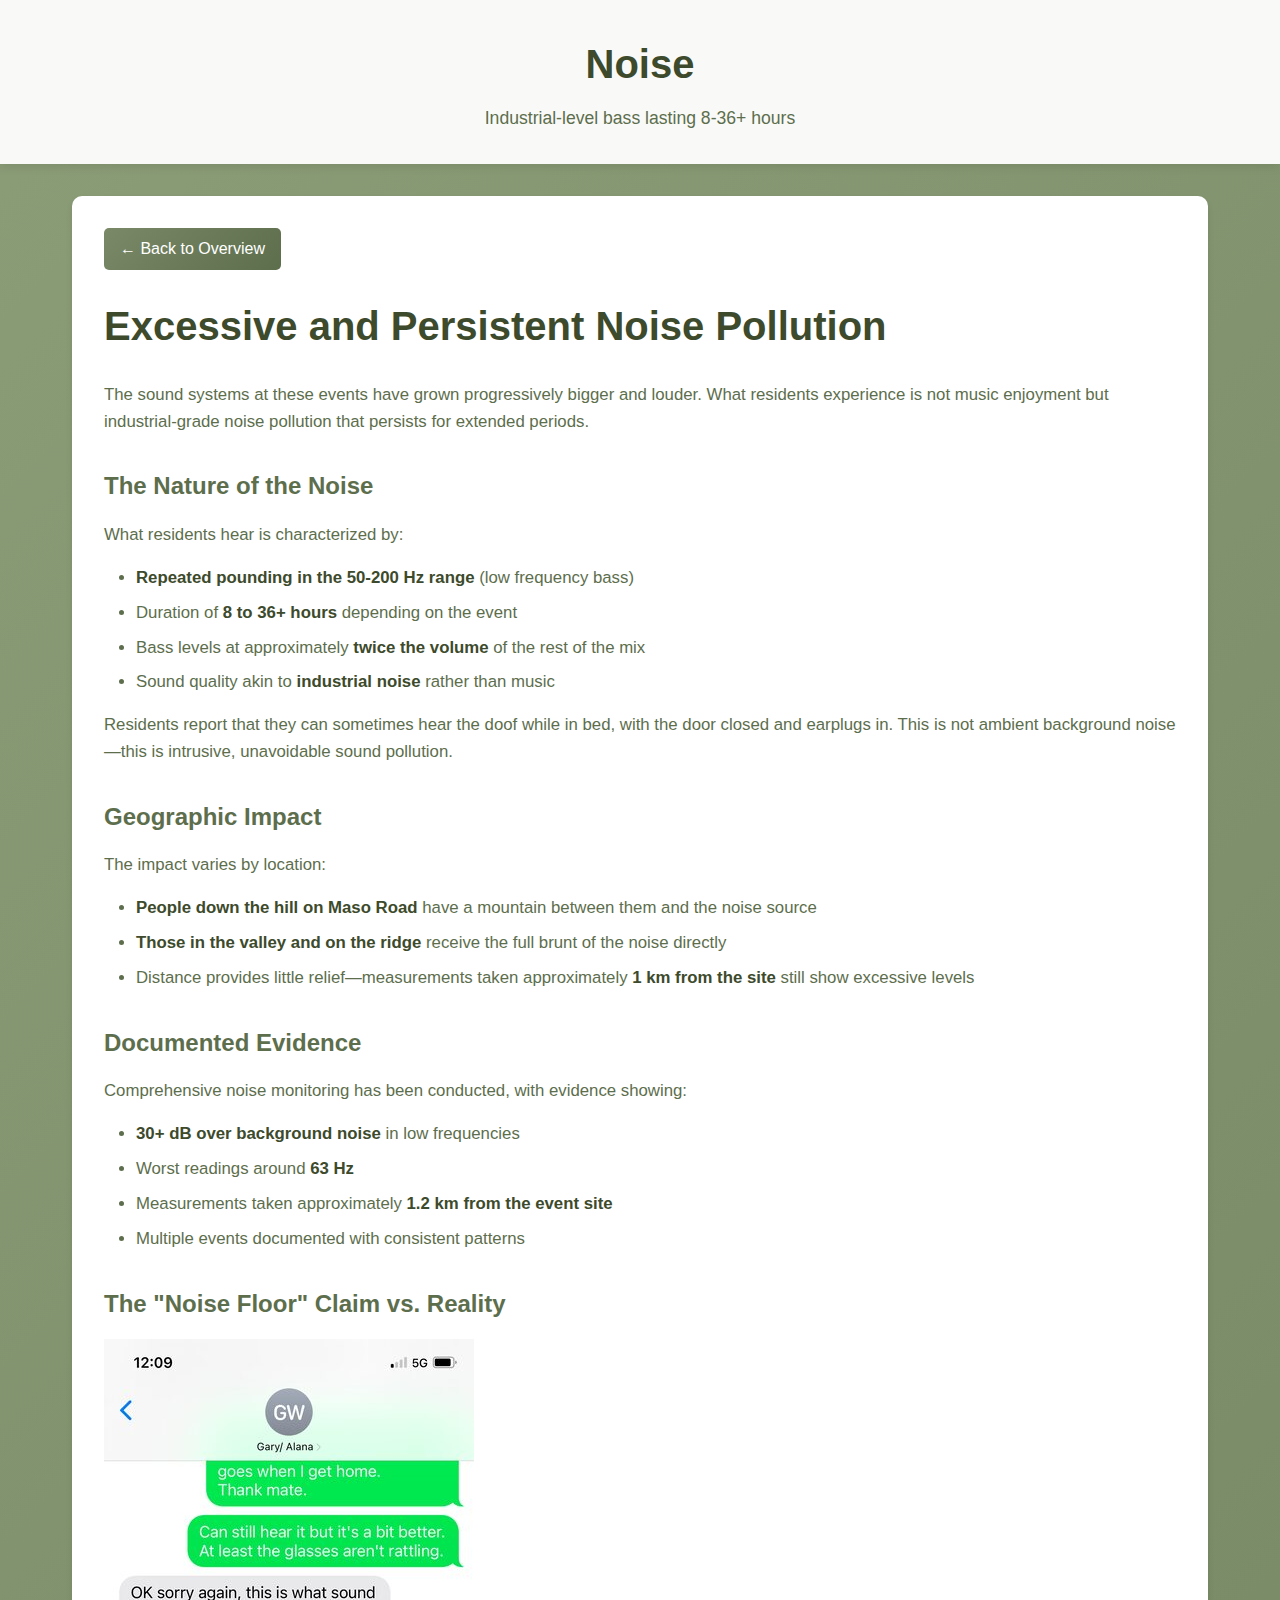
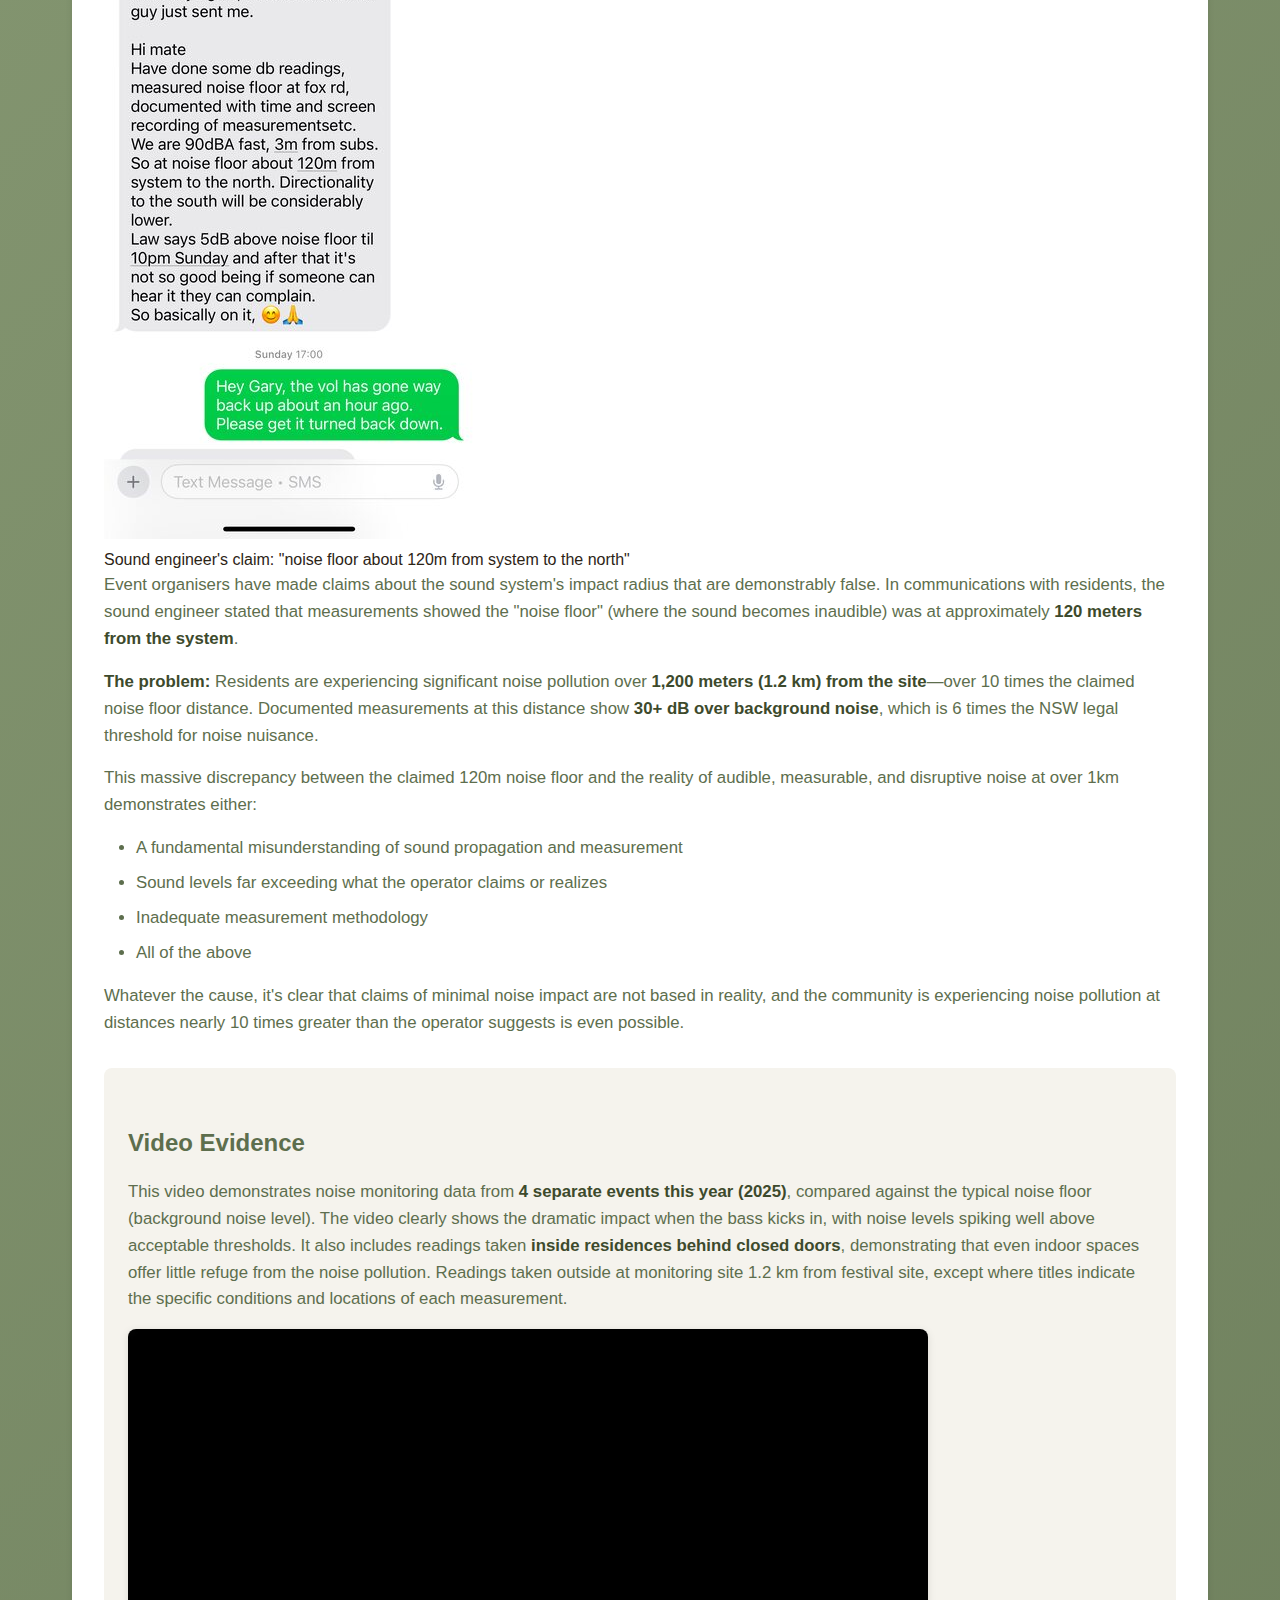
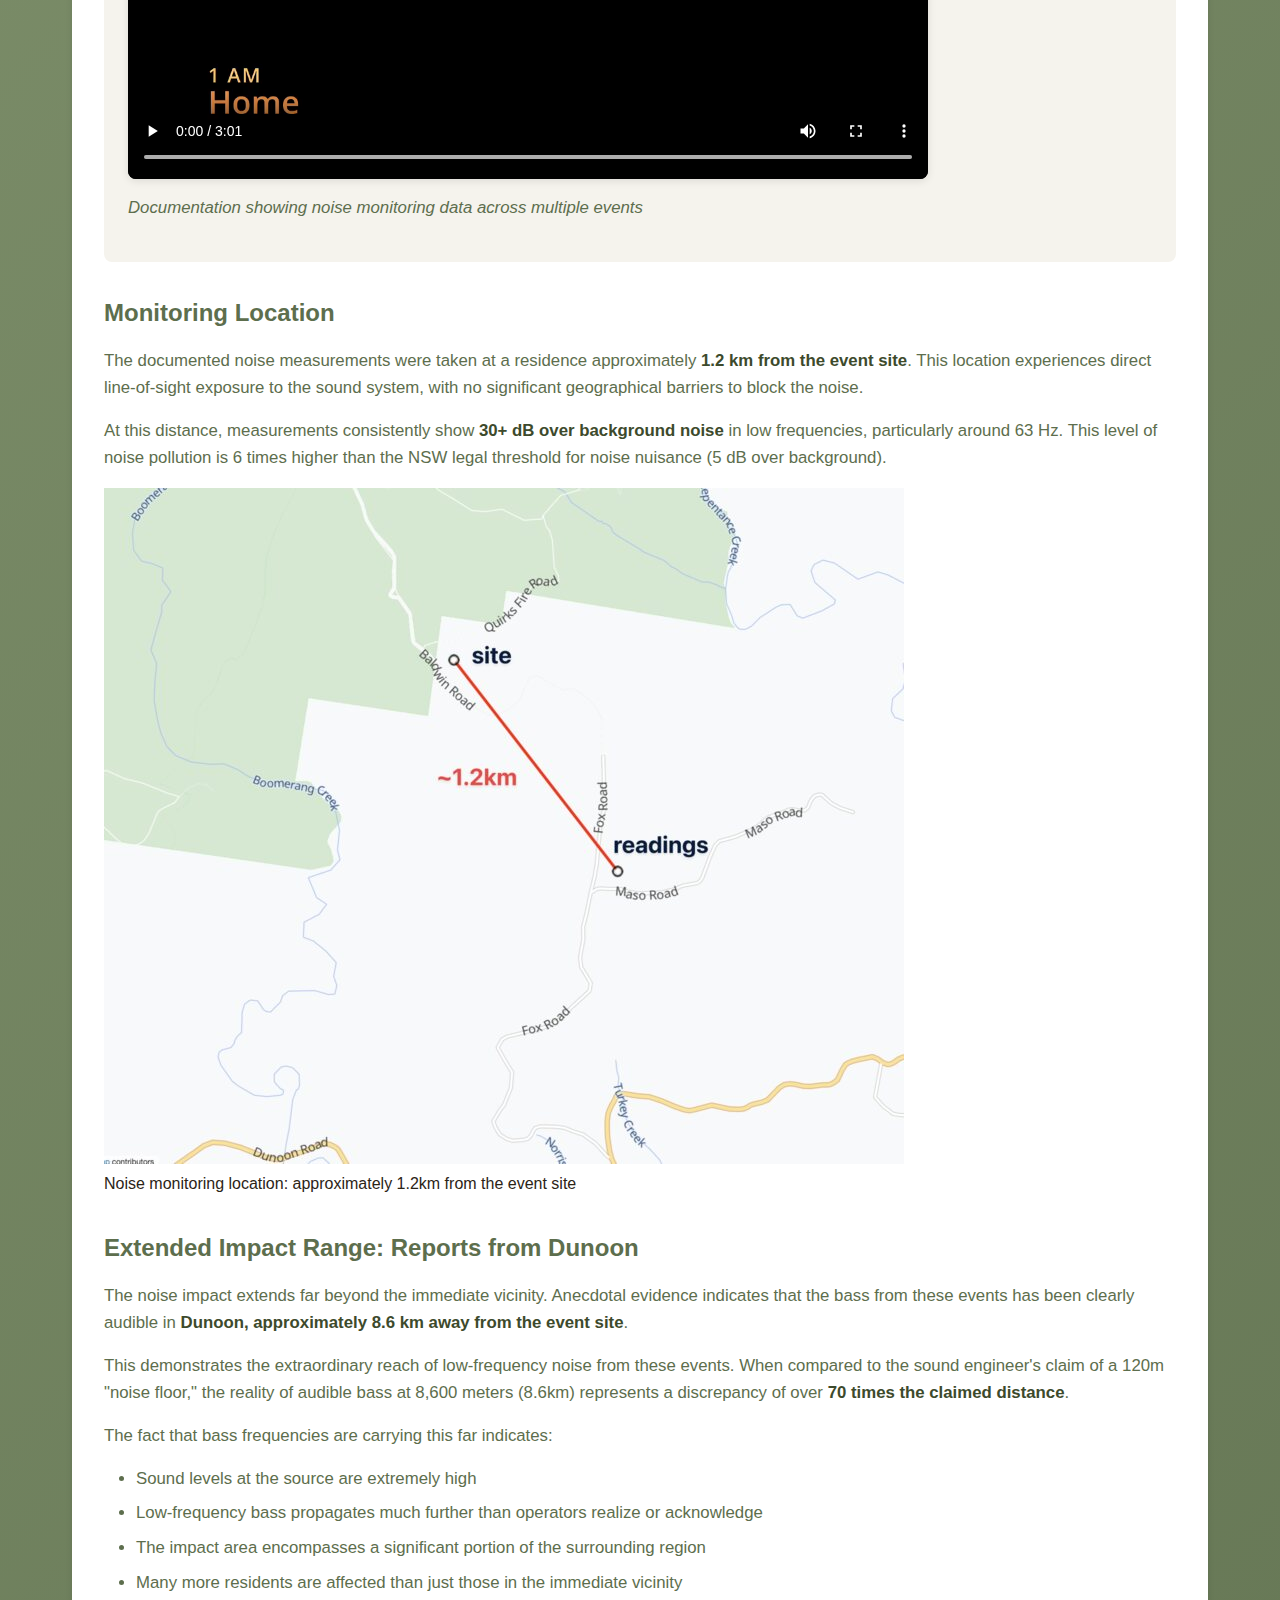
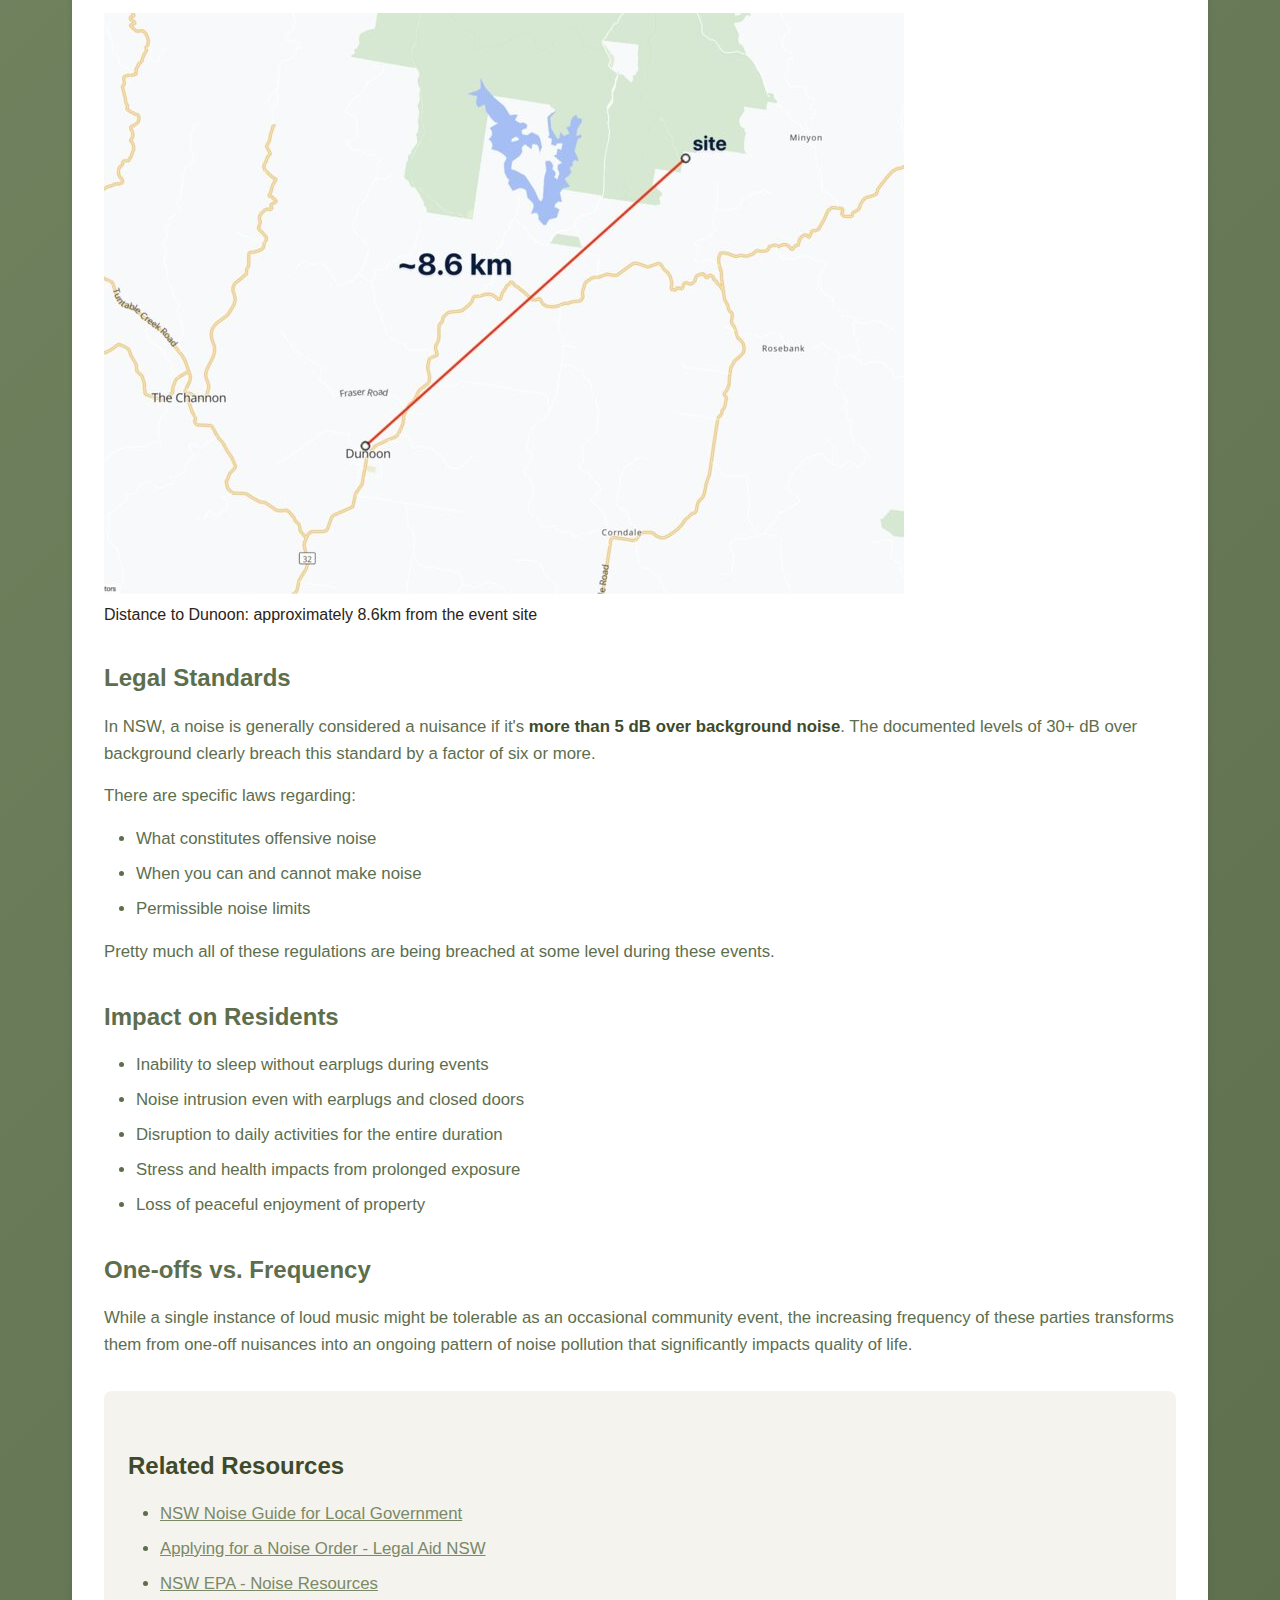
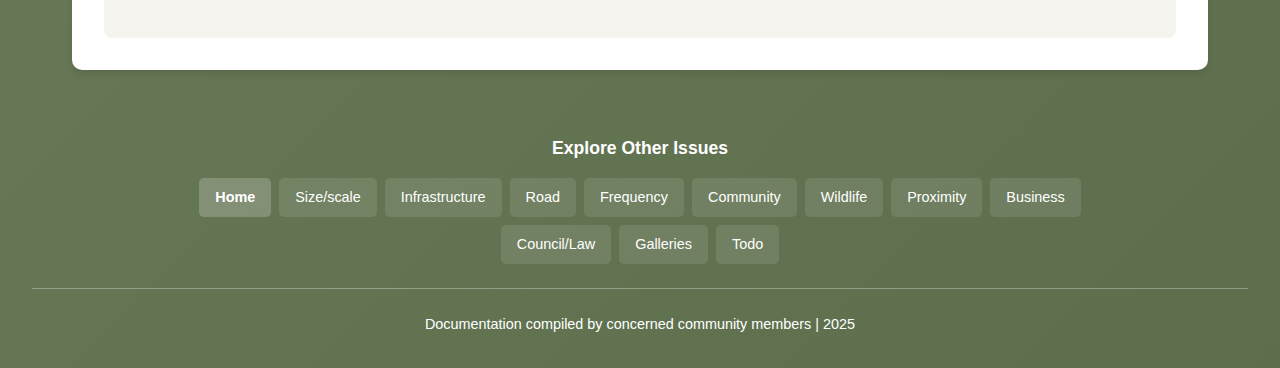
<file: website/noise.html>
<!DOCTYPE html>
<html lang="en">
<head>
    <meta charset="UTF-8">
    <meta name="viewport" content="width=device-width, initial-scale=1.0">
    <title>Noise - Doof Parties Community Concerns</title>
    <link rel="stylesheet" href="styles.css">
</head>
<body>
    <header>
        <h1>Noise</h1>
        <p class="subtitle">Industrial-level bass lasting 8-36+ hours</p>
    </header>

    <main>
        <section class="issue-page">
            <a href="index.html" class="back-link">← Back to Overview</a>
            
            <h2>Excessive and Persistent Noise Pollution</h2>
            
            <p>The sound systems at these events have grown progressively bigger and louder. What residents experience is not music enjoyment but industrial-grade noise pollution that persists for extended periods.</p>

            <h3>The Nature of the Noise</h3>
            <p>What residents hear is characterized by:</p>
            <ul>
                <li><strong>Repeated pounding in the 50-200 Hz range</strong> (low frequency bass)</li>
                <li>Duration of <strong>8 to 36+ hours</strong> depending on the event</li>
                <li>Bass levels at approximately <strong>twice the volume</strong> of the rest of the mix</li>
                <li>Sound quality akin to <strong>industrial noise</strong> rather than music</li>
            </ul>

            <p>Residents report that they can sometimes hear the doof while in bed, with the door closed and earplugs in. This is not ambient background noise—this is intrusive, unavoidable sound pollution.</p>

            <h3>Geographic Impact</h3>
            <p>The impact varies by location:</p>
            <ul>
                <li><strong>People down the hill on Maso Road</strong> have a mountain between them and the noise source</li>
                <li><strong>Those in the valley and on the ridge</strong> receive the full brunt of the noise directly</li>
                <li>Distance provides little relief—measurements taken approximately <strong>1 km from the site</strong> still show excessive levels</li>
            </ul>

            <h3>Documented Evidence</h3>
            <p>Comprehensive noise monitoring has been conducted, with evidence showing:</p>
            <ul>
                <li><strong>30+ dB over background noise</strong> in low frequencies</li>
                <li>Worst readings around <strong>63 Hz</strong></li>
                <li>Measurements taken approximately <strong>1.2 km from the event site</strong></li>
                <li>Multiple events documented with consistent patterns</li>
            </ul>

            <h3>The "Noise Floor" Claim vs. Reality</h3>
            
            <div class="evidence-inline-right">
                <figure>
                    <img src="assets/noise-floor.jpg" alt="Sound engineer claiming noise floor at 120m" loading="lazy">
                    <figcaption>Sound engineer's claim: "noise floor about 120m from system to the north"</figcaption>
                </figure>
            </div>

            <p>Event organisers have made claims about the sound system's impact radius that are demonstrably false. In communications with residents, the sound engineer stated that measurements showed the "noise floor" (where the sound becomes inaudible) was at approximately <strong>120 meters from the system</strong>.</p>

            <p><strong>The problem:</strong> Residents are experiencing significant noise pollution over <strong>1,200 meters (1.2 km) from the site</strong>—over 10 times the claimed noise floor distance. Documented measurements at this distance show <strong>30+ dB over background noise</strong>, which is 6 times the NSW legal threshold for noise nuisance.</p>

            <p>This massive discrepancy between the claimed 120m noise floor and the reality of audible, measurable, and disruptive noise at over 1km demonstrates either:</p>
            <ul>
                <li>A fundamental misunderstanding of sound propagation and measurement</li>
                <li>Sound levels far exceeding what the operator claims or realizes</li>
                <li>Inadequate measurement methodology</li>
                <li>All of the above</li>
            </ul>

            <p>Whatever the cause, it's clear that claims of minimal noise impact are not based in reality, and the community is experiencing noise pollution at distances nearly 10 times greater than the operator suggests is even possible.</p>

            <div class="video-container">
                <h3>Video Evidence</h3>
                <p>This video demonstrates noise monitoring data from <strong>4 separate events this year (2025)</strong>, compared against the typical noise floor (background noise level). The video clearly shows the dramatic impact when the bass kicks in, with noise levels spiking well above acceptable thresholds. It also includes readings taken <strong>inside residences behind closed doors</strong>, demonstrating that even indoor spaces offer little refuge from the noise pollution. Readings taken outside at monitoring site 1.2 km from festival site, except where titles indicate the specific conditions and locations of each measurement.</p>
                <video controls>
                    <source src="assets/noise-monitoring.mp4" type="video/mp4">
                    Your browser does not support the video tag.
                </video>
                <p class="video-caption">Documentation showing noise monitoring data across multiple events</p>
            </div>

            <h3>Monitoring Location</h3>
            
            <div class="evidence-flex-container">
                <div class="evidence-flex-content">
                    <p>The documented noise measurements were taken at a residence approximately <strong>1.2 km from the event site</strong>. This location experiences direct line-of-sight exposure to the sound system, with no significant geographical barriers to block the noise.</p>

                    <p>At this distance, measurements consistently show <strong>30+ dB over background noise</strong> in low frequencies, particularly around 63 Hz. This level of noise pollution is 6 times higher than the NSW legal threshold for noise nuisance (5 dB over background).</p>
                </div>
                <div class="evidence-flex-image">
                    <figure>
                        <img src="assets/measurements_monitoring.jpg" alt="Map showing monitoring location 1.2km from event site" loading="lazy">
                        <figcaption>Noise monitoring location: approximately 1.2km from the event site</figcaption>
                    </figure>
                </div>
            </div>

            <h3>Extended Impact Range: Reports from Dunoon</h3>
            
            <div class="evidence-flex-container">
                <div class="evidence-flex-content">
                    <p>The noise impact extends far beyond the immediate vicinity. Anecdotal evidence indicates that the bass from these events has been clearly audible in <strong>Dunoon, approximately 8.6 km away from the event site</strong>.</p>

                    <p>This demonstrates the extraordinary reach of low-frequency noise from these events. When compared to the sound engineer's claim of a 120m "noise floor," the reality of audible bass at 8,600 meters (8.6km) represents a discrepancy of over <strong>70 times the claimed distance</strong>.</p>

                    <p>The fact that bass frequencies are carrying this far indicates:</p>
                    <ul>
                        <li>Sound levels at the source are extremely high</li>
                        <li>Low-frequency bass propagates much further than operators realize or acknowledge</li>
                        <li>The impact area encompasses a significant portion of the surrounding region</li>
                        <li>Many more residents are affected than just those in the immediate vicinity</li>
                    </ul>
                </div>
                <div class="evidence-flex-image">
                    <figure>
                        <img src="assets/measurements_dunoon.jpg" alt="Map showing Dunoon is 8.6km from event site" loading="lazy">
                        <figcaption>Distance to Dunoon: approximately 8.6km from the event site</figcaption>
                    </figure>
                </div>
            </div>

            <h3>Legal Standards</h3>
            <p>In NSW, a noise is generally considered a nuisance if it's <strong>more than 5 dB over background noise</strong>. The documented levels of 30+ dB over background clearly breach this standard by a factor of six or more.</p>

            <p>There are specific laws regarding:</p>
            <ul>
                <li>What constitutes offensive noise</li>
                <li>When you can and cannot make noise</li>
                <li>Permissible noise limits</li>
            </ul>

            <p>Pretty much all of these regulations are being breached at some level during these events.</p>

            <h3>Impact on Residents</h3>
            <ul>
                <li>Inability to sleep without earplugs during events</li>
                <li>Noise intrusion even with earplugs and closed doors</li>
                <li>Disruption to daily activities for the entire duration</li>
                <li>Stress and health impacts from prolonged exposure</li>
                <li>Loss of peaceful enjoyment of property</li>
            </ul>

            <h3>One-offs vs. Frequency</h3>
            <p>While a single instance of loud music might be tolerable as an occasional community event, the increasing frequency of these parties transforms them from one-off nuisances into an ongoing pattern of noise pollution that significantly impacts quality of life.</p>

            <div class="sources">
                <h3>Related Resources</h3>
                <ul>
                    <li><a href="https://www.environment.nsw.gov.au/resources/noise/nglg07030.pdf" target="_blank">NSW Noise Guide for Local Government</a></li>
                    <li><a href="https://www.legalaid.nsw.gov.au/my-problem-is-about/my-neighbour/noise/applying-for-a-noise-order" target="_blank">Applying for a Noise Order - Legal Aid NSW</a></li>
                    <li><a href="https://www.epa.nsw.gov.au/search?q=noise" target="_blank">NSW EPA - Noise Resources</a></li>
                </ul>
            </div>
        </section>
    </main>

    <footer>
        <div class="footer-nav">
            <h3>Explore Other Issues</h3>
            <div class="footer-nav-links">
                <a href="index.html" class="home-link">Home</a>
                <a href="size.html">Size/scale</a>
                <a href="infrastructure.html">Infrastructure</a>
                <a href="road.html">Road</a>
                <a href="frequency.html">Frequency</a>
                <a href="community.html">Community</a>
                <a href="wildlife.html">Wildlife</a>
                <a href="proximity.html">Proximity</a>
                <a href="business.html">Business</a>
                <a href="law.html">Council/Law</a>
                <a href="galleries.html">Galleries</a>
                <a href="todo.html">Todo</a>
            </div>
        </div>
        <p>Documentation compiled by concerned community members | 2025</p>
    </footer>
</body>
</html>
</file>
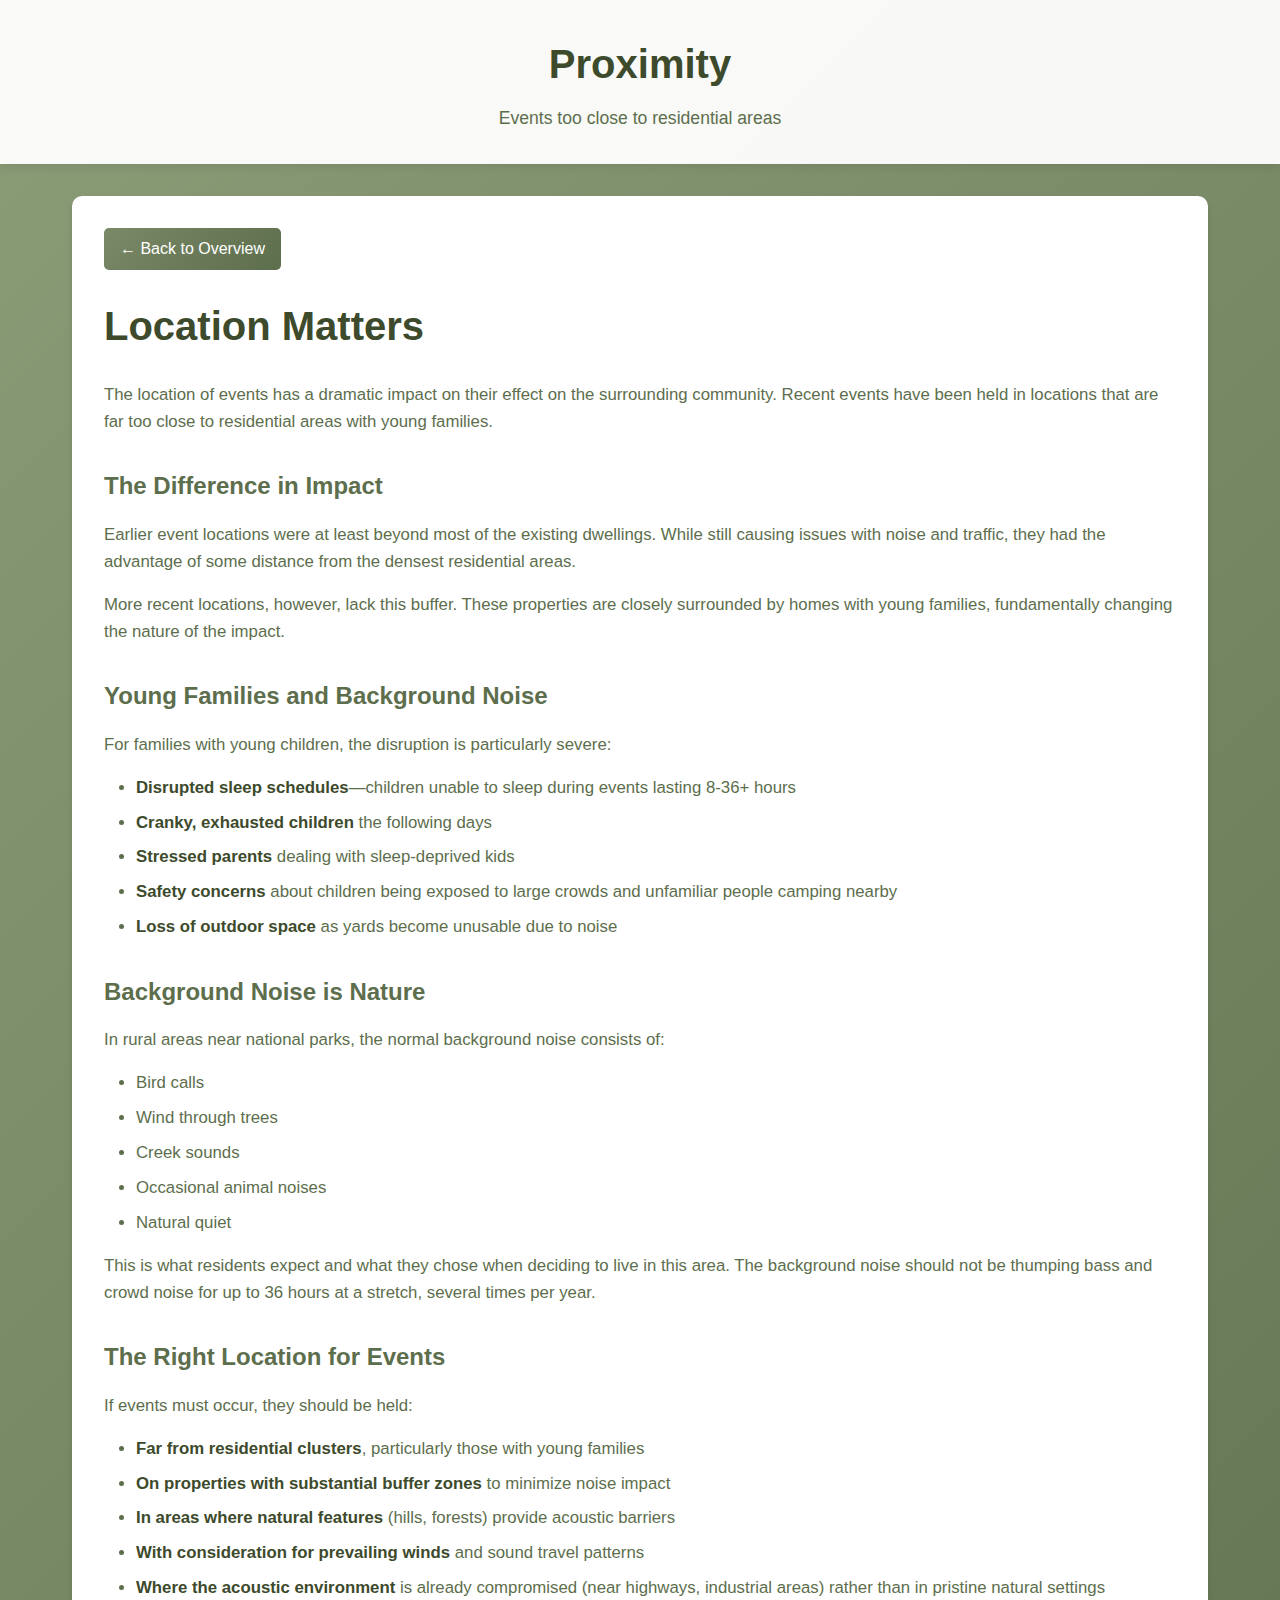
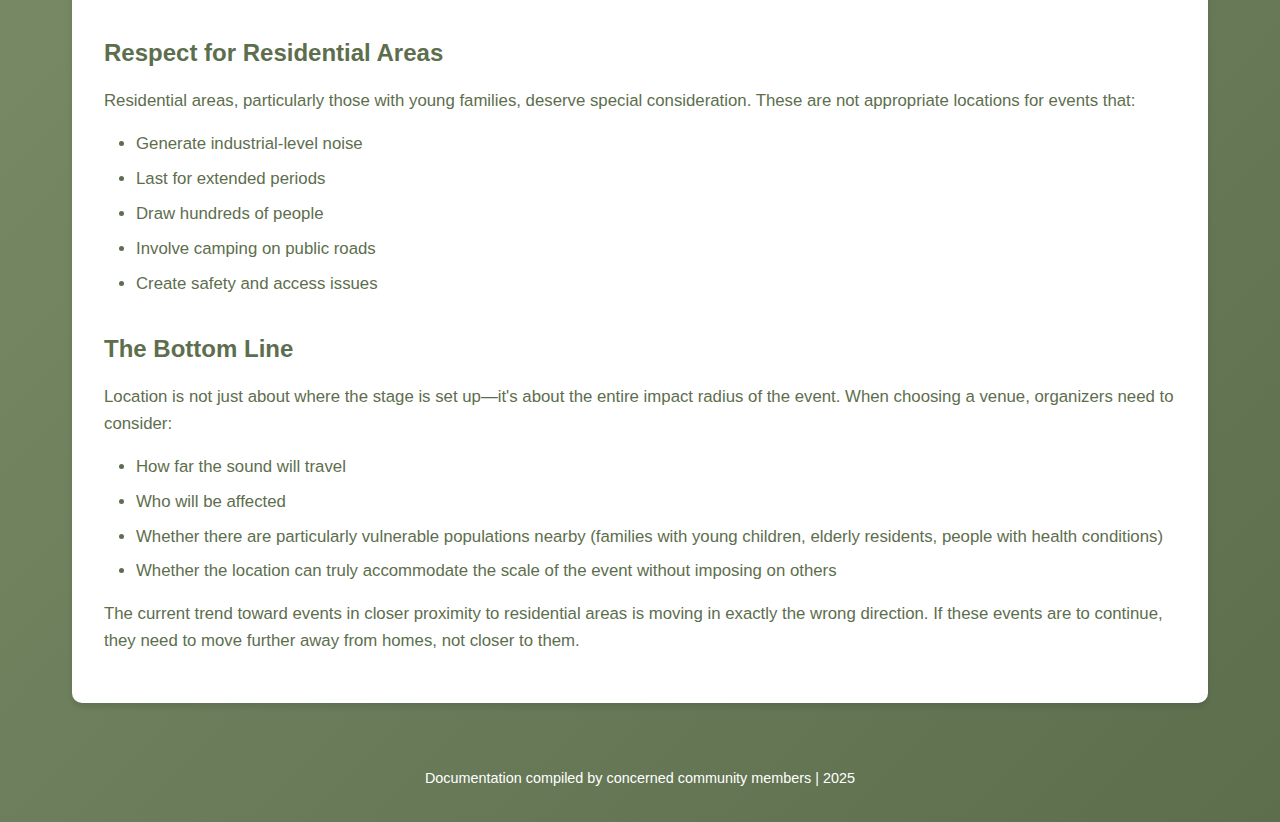
<file: website/proximity.html>
<!DOCTYPE html>
<html lang="en">
<head>
    <meta charset="UTF-8">
    <meta name="viewport" content="width=device-width, initial-scale=1.0">
    <title>Proximity - Doof Parties Community Concerns</title>
    <link rel="stylesheet" href="styles.css">
</head>
<body>
    <header>
        <h1>Proximity</h1>
        <p class="subtitle">Events too close to residential areas</p>
    </header>

    <main>
        <section class="issue-page">
            <a href="index.html" class="back-link">← Back to Overview</a>
            
            <h2>Location Matters</h2>
            
            <p>The location of events has a dramatic impact on their effect on the surrounding community. Recent events have been held in locations that are far too close to residential areas with young families.</p>

            <h3>The Difference in Impact</h3>
            <p>Earlier event locations were at least beyond most of the existing dwellings. While still causing issues with noise and traffic, they had the advantage of some distance from the densest residential areas.</p>

            <p>More recent locations, however, lack this buffer. These properties are closely surrounded by homes with young families, fundamentally changing the nature of the impact.</p>

            <h3>Young Families and Background Noise</h3>
            <p>For families with young children, the disruption is particularly severe:</p>
            <ul>
                <li><strong>Disrupted sleep schedules</strong>—children unable to sleep during events lasting 8-36+ hours</li>
                <li><strong>Cranky, exhausted children</strong> the following days</li>
                <li><strong>Stressed parents</strong> dealing with sleep-deprived kids</li>
                <li><strong>Safety concerns</strong> about children being exposed to large crowds and unfamiliar people camping nearby</li>
                <li><strong>Loss of outdoor space</strong> as yards become unusable due to noise</li>
            </ul>

            <h3>Background Noise is Nature</h3>
            <p>In rural areas near national parks, the normal background noise consists of:</p>
            <ul>
                <li>Bird calls</li>
                <li>Wind through trees</li>
                <li>Creek sounds</li>
                <li>Occasional animal noises</li>
                <li>Natural quiet</li>
            </ul>

            <p>This is what residents expect and what they chose when deciding to live in this area. The background noise should not be thumping bass and crowd noise for up to 36 hours at a stretch, several times per year.</p>

            <h3>The Right Location for Events</h3>
            <p>If events must occur, they should be held:</p>
            <ul>
                <li><strong>Far from residential clusters</strong>, particularly those with young families</li>
                <li><strong>On properties with substantial buffer zones</strong> to minimize noise impact</li>
                <li><strong>In areas where natural features</strong> (hills, forests) provide acoustic barriers</li>
                <li><strong>With consideration for prevailing winds</strong> and sound travel patterns</li>
                <li><strong>Where the acoustic environment</strong> is already compromised (near highways, industrial areas) rather than in pristine natural settings</li>
            </ul>

            <h3>Respect for Residential Areas</h3>
            <p>Residential areas, particularly those with young families, deserve special consideration. These are not appropriate locations for events that:</p>
            <ul>
                <li>Generate industrial-level noise</li>
                <li>Last for extended periods</li>
                <li>Draw hundreds of people</li>
                <li>Involve camping on public roads</li>
                <li>Create safety and access issues</li>
            </ul>

            <h3>The Bottom Line</h3>
            <p>Location is not just about where the stage is set up—it's about the entire impact radius of the event. When choosing a venue, organizers need to consider:</p>
            <ul>
                <li>How far the sound will travel</li>
                <li>Who will be affected</li>
                <li>Whether there are particularly vulnerable populations nearby (families with young children, elderly residents, people with health conditions)</li>
                <li>Whether the location can truly accommodate the scale of the event without imposing on others</li>
            </ul>

            <p>The current trend toward events in closer proximity to residential areas is moving in exactly the wrong direction. If these events are to continue, they need to move further away from homes, not closer to them.</p>
        </section>
    </main>

    <footer>
        <p>Documentation compiled by concerned community members | 2025</p>
    </footer>
</body>
</html>
</file>
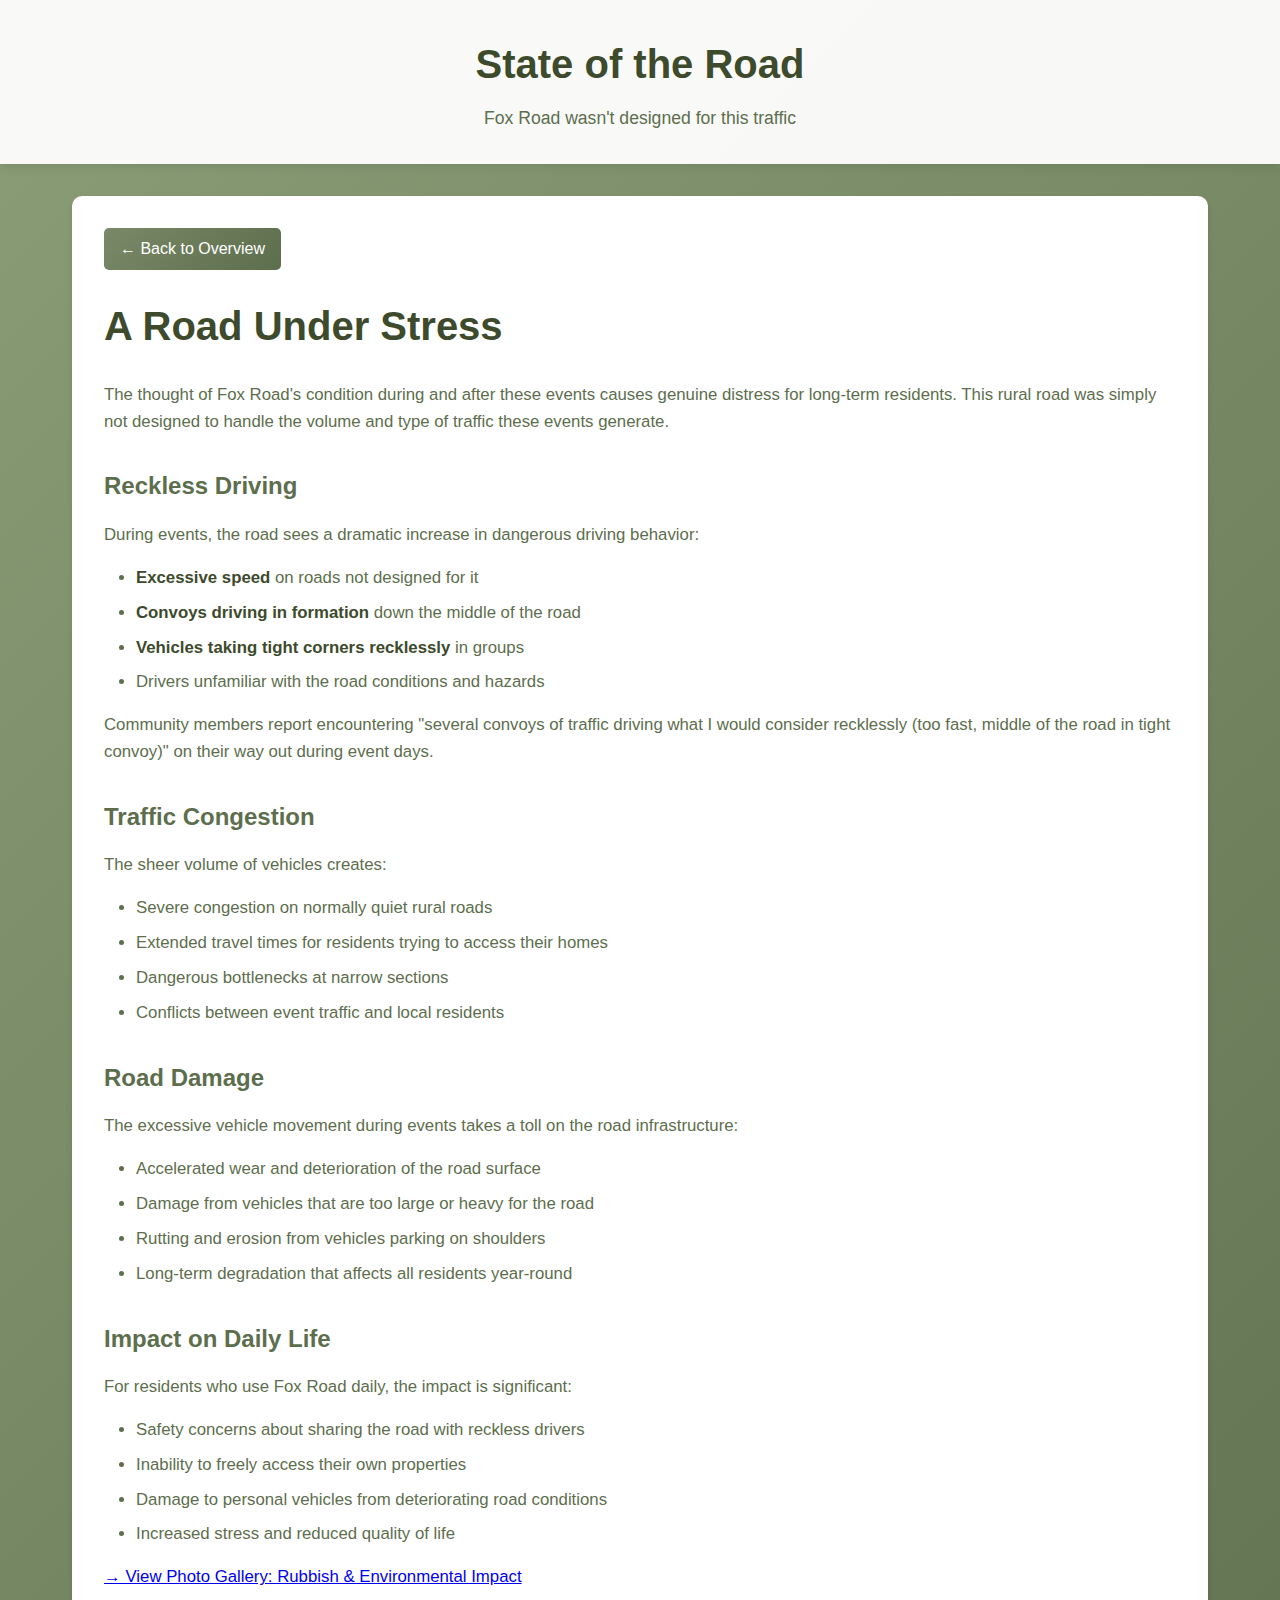
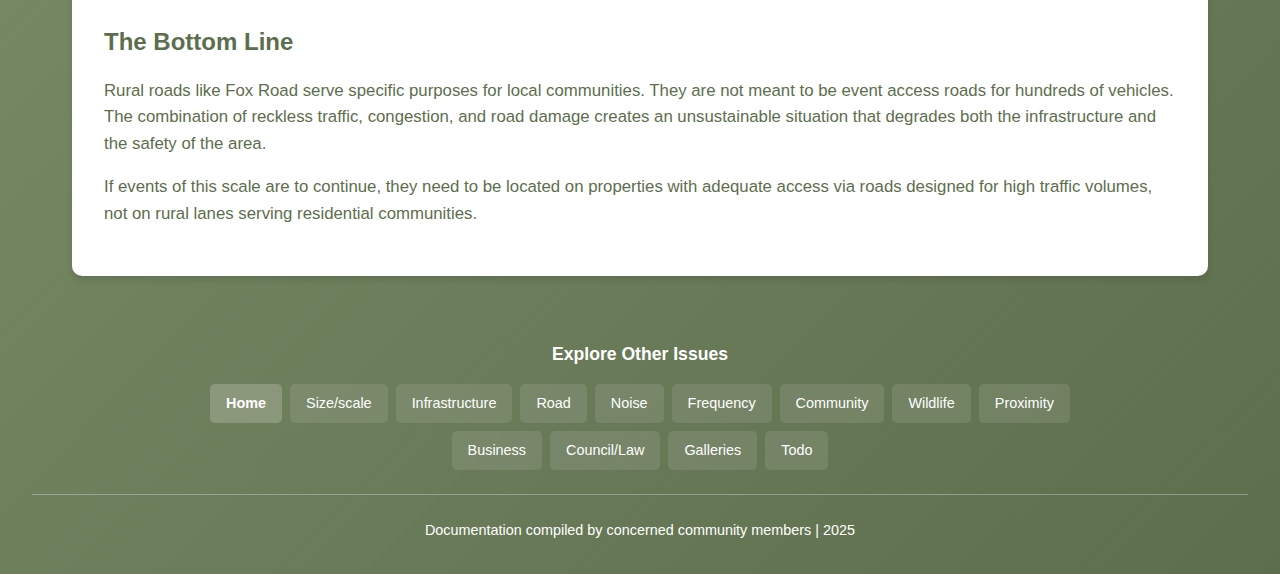
<file: website/road.html>
<!DOCTYPE html>
<html lang="en">
<head>
    <meta charset="UTF-8">
    <meta name="viewport" content="width=device-width, initial-scale=1.0">
    <title>State of the Road - Doof Parties Community Concerns</title>
    <link rel="stylesheet" href="styles.css">
</head>
<body>
    <header>
        <h1>State of the Road</h1>
        <p class="subtitle">Fox Road wasn't designed for this traffic</p>
    </header>

    <main>
        <section class="issue-page">
            <a href="index.html" class="back-link">← Back to Overview</a>
            
            <h2>A Road Under Stress</h2>
            
            <p>The thought of Fox Road's condition during and after these events causes genuine distress for long-term residents. This rural road was simply not designed to handle the volume and type of traffic these events generate.</p>

            <h3>Reckless Driving</h3>
            <p>During events, the road sees a dramatic increase in dangerous driving behavior:</p>
            
            <ul>
                <li><strong>Excessive speed</strong> on roads not designed for it</li>
                <li><strong>Convoys driving in formation</strong> down the middle of the road</li>
                <li><strong>Vehicles taking tight corners recklessly</strong> in groups</li>
                <li>Drivers unfamiliar with the road conditions and hazards</li>
            </ul>

            <p>Community members report encountering "several convoys of traffic driving what I would consider recklessly (too fast, middle of the road in tight convoy)" on their way out during event days.</p>

            <h3>Traffic Congestion</h3>
            <p>The sheer volume of vehicles creates:</p>
            <ul>
                <li>Severe congestion on normally quiet rural roads</li>
                <li>Extended travel times for residents trying to access their homes</li>
                <li>Dangerous bottlenecks at narrow sections</li>
                <li>Conflicts between event traffic and local residents</li>
            </ul>

            <h3>Road Damage</h3>
            <p>The excessive vehicle movement during events takes a toll on the road infrastructure:</p>
            <ul>
                <li>Accelerated wear and deterioration of the road surface</li>
                <li>Damage from vehicles that are too large or heavy for the road</li>
                <li>Rutting and erosion from vehicles parking on shoulders</li>
                <li>Long-term degradation that affects all residents year-round</li>
            </ul>

            <h3>Impact on Daily Life</h3>
            <p>For residents who use Fox Road daily, the impact is significant:</p>
            <ul>
                <li>Safety concerns about sharing the road with reckless drivers</li>
                <li>Inability to freely access their own properties</li>
                <li>Damage to personal vehicles from deteriorating road conditions</li>
                <li>Increased stress and reduced quality of life</li>
            </ul>

            <p><a href="galleries.html#rubbish" class="gallery-link">→ View Photo Gallery: Rubbish & Environmental Impact</a></p>

            <h3>The Bottom Line</h3>
            <p>Rural roads like Fox Road serve specific purposes for local communities. They are not meant to be event access roads for hundreds of vehicles. The combination of reckless traffic, congestion, and road damage creates an unsustainable situation that degrades both the infrastructure and the safety of the area.</p>

            <p>If events of this scale are to continue, they need to be located on properties with adequate access via roads designed for high traffic volumes, not on rural lanes serving residential communities.</p>
        </section>
    </main>

    <footer>
        <div class="footer-nav">
            <h3>Explore Other Issues</h3>
            <div class="footer-nav-links">
                <a href="index.html" class="home-link">Home</a>
                <a href="size.html">Size/scale</a>
                <a href="infrastructure.html">Infrastructure</a>
                <a href="road.html">Road</a>
                <a href="noise.html">Noise</a>
                <a href="frequency.html">Frequency</a>
                <a href="community.html">Community</a>
                <a href="wildlife.html">Wildlife</a>
                <a href="proximity.html">Proximity</a>
                <a href="business.html">Business</a>
                <a href="law.html">Council/Law</a>
                <a href="galleries.html">Galleries</a>
                <a href="todo.html">Todo</a>
            </div>
        </div>
        <p>Documentation compiled by concerned community members | 2025</p>
    </footer>
</body>
</html>
</file>
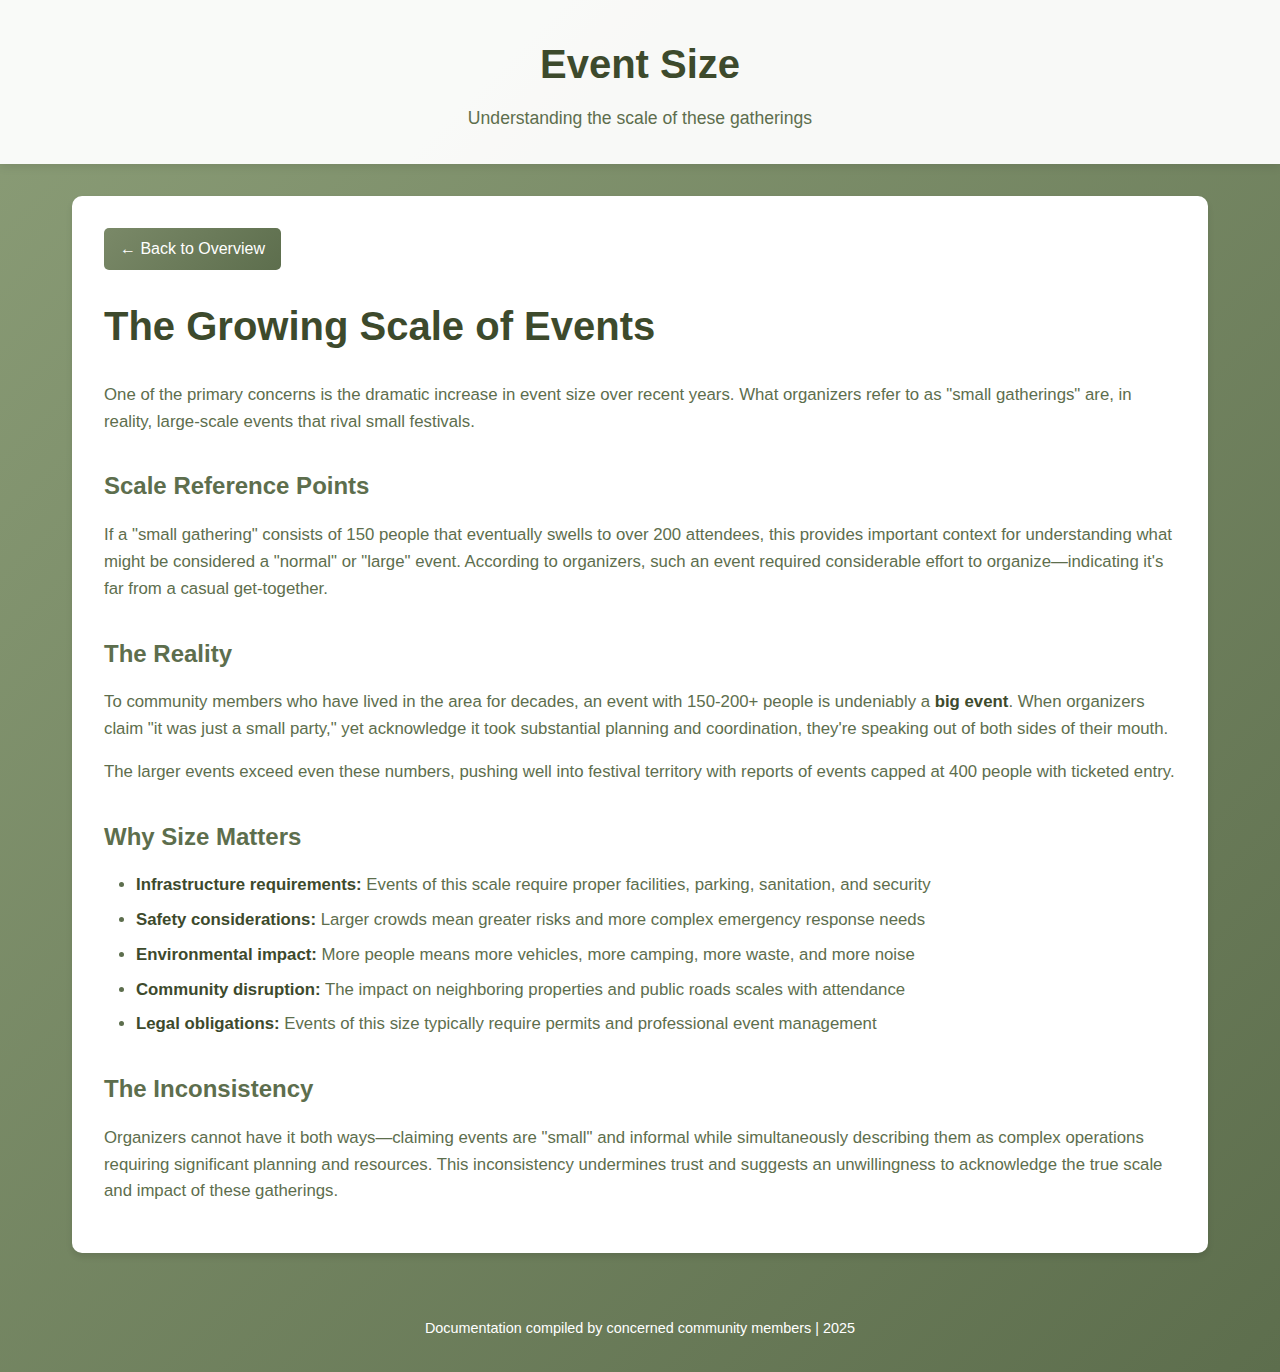
<file: website/size.html>
<!DOCTYPE html>
<html lang="en">
<head>
    <meta charset="UTF-8">
    <meta name="viewport" content="width=device-width, initial-scale=1.0">
    <title>Event Size - Doof Parties Community Concerns</title>
    <link rel="stylesheet" href="styles.css">
</head>
<body>
    <header>
        <h1>Event Size</h1>
        <p class="subtitle">Understanding the scale of these gatherings</p>
    </header>

    <main>
        <section class="issue-page">
            <a href="index.html" class="back-link">← Back to Overview</a>
            
            <h2>The Growing Scale of Events</h2>
            
            <p>One of the primary concerns is the dramatic increase in event size over recent years. What organizers refer to as "small gatherings" are, in reality, large-scale events that rival small festivals.</p>

            <h3>Scale Reference Points</h3>
            <p>If a "small gathering" consists of 150 people that eventually swells to over 200 attendees, this provides important context for understanding what might be considered a "normal" or "large" event. According to organizers, such an event required considerable effort to organize—indicating it's far from a casual get-together.</p>

            <h3>The Reality</h3>
            <p>To community members who have lived in the area for decades, an event with 150-200+ people is undeniably a <strong>big event</strong>. When organizers claim "it was just a small party," yet acknowledge it took substantial planning and coordination, they're speaking out of both sides of their mouth.</p>

            <p>The larger events exceed even these numbers, pushing well into festival territory with reports of events capped at 400 people with ticketed entry.</p>

            <h3>Why Size Matters</h3>
            <ul>
                <li><strong>Infrastructure requirements:</strong> Events of this scale require proper facilities, parking, sanitation, and security</li>
                <li><strong>Safety considerations:</strong> Larger crowds mean greater risks and more complex emergency response needs</li>
                <li><strong>Environmental impact:</strong> More people means more vehicles, more camping, more waste, and more noise</li>
                <li><strong>Community disruption:</strong> The impact on neighboring properties and public roads scales with attendance</li>
                <li><strong>Legal obligations:</strong> Events of this size typically require permits and professional event management</li>
            </ul>

            <h3>The Inconsistency</h3>
            <p>Organizers cannot have it both ways—claiming events are "small" and informal while simultaneously describing them as complex operations requiring significant planning and resources. This inconsistency undermines trust and suggests an unwillingness to acknowledge the true scale and impact of these gatherings.</p>
        </section>
    </main>

    <footer>
        <p>Documentation compiled by concerned community members | 2025</p>
    </footer>
</body>
</html>
</file>
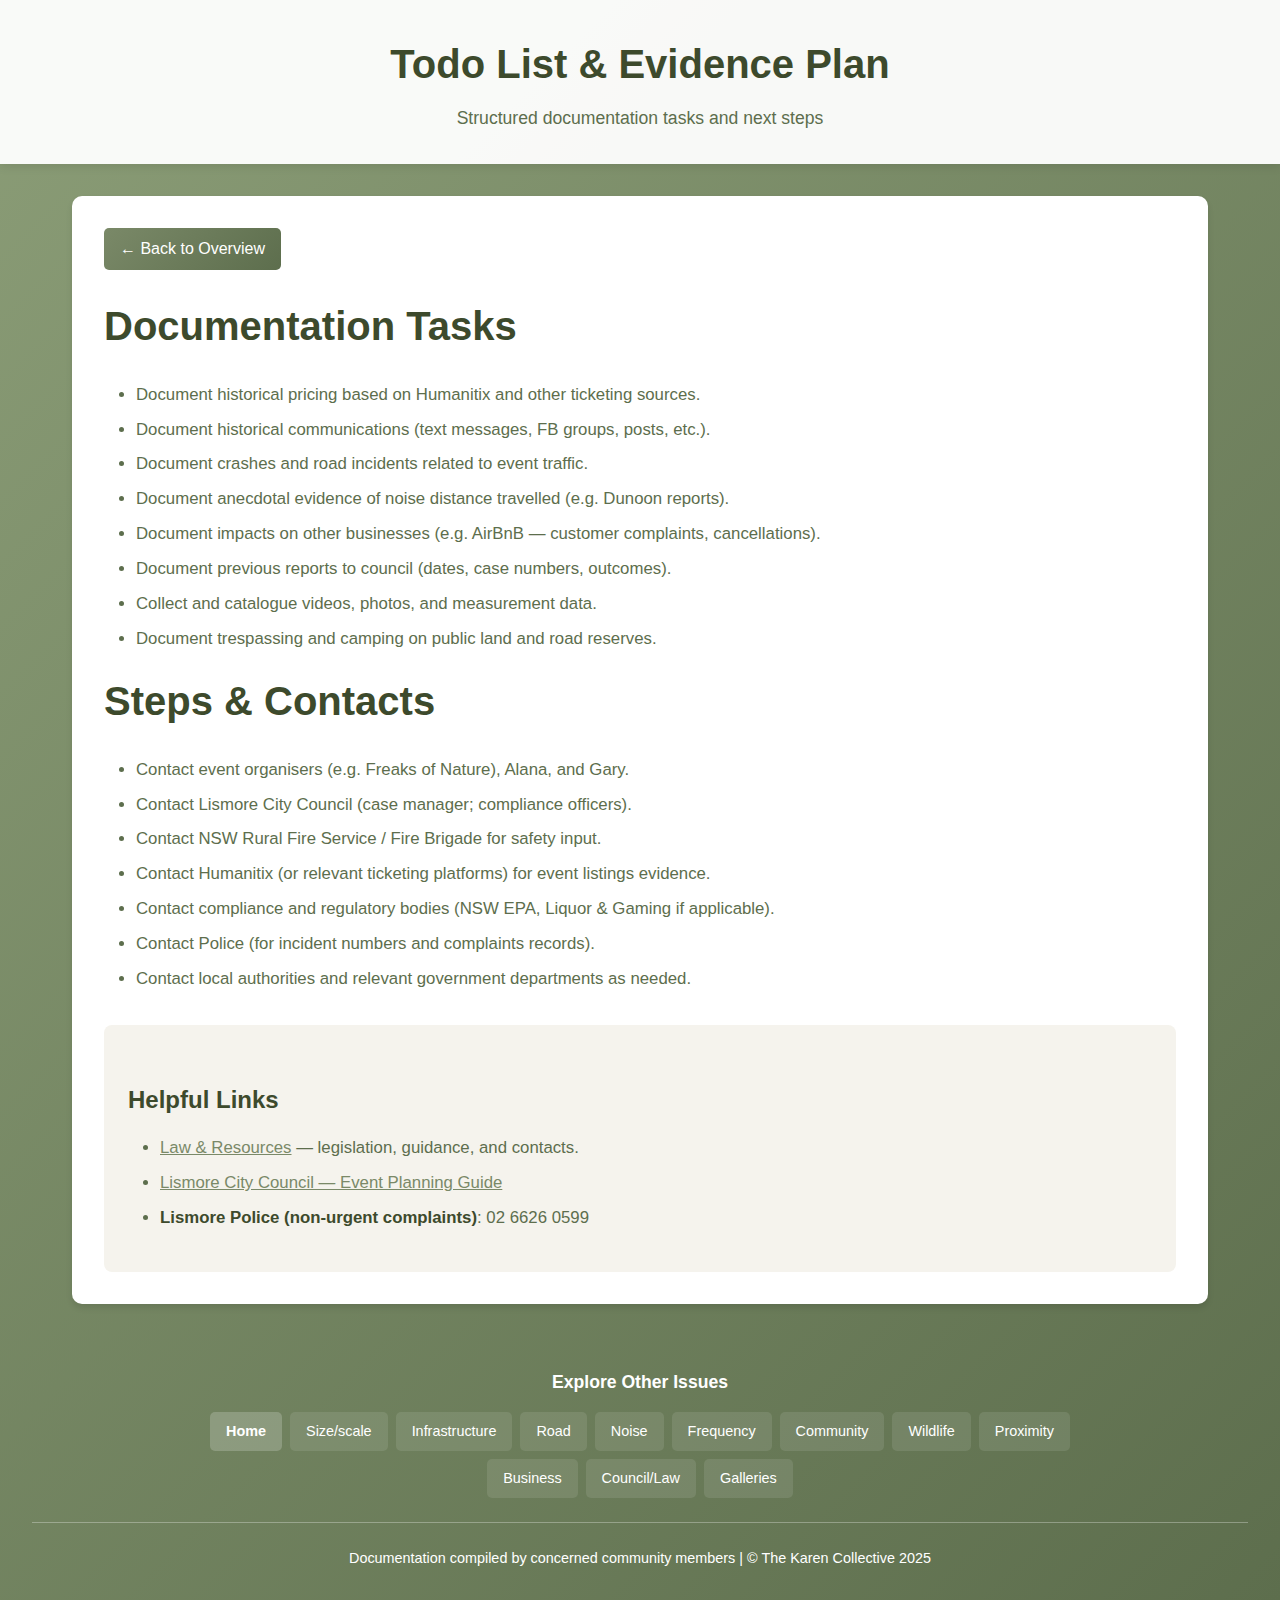
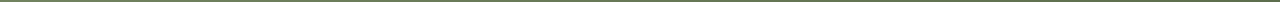
<file: website/todo.html>
<!DOCTYPE html>
<html lang="en">
<head>
    <meta charset="UTF-8">
    <meta name="viewport" content="width=device-width, initial-scale=1.0">
    <title>Todo & Evidence Plan - Doof Parties Community Concerns</title>
    <link rel="stylesheet" href="styles.css">
</head>
<body>
    <header>
        <h1>Todo List & Evidence Plan</h1>
        <p class="subtitle">Structured documentation tasks and next steps</p>
    </header>

    <main>
        <section class="issue-page">
            <a href="index.html" class="back-link">← Back to Overview</a>

            <h2>Documentation Tasks</h2>
            <ul>
                <li class="strikethrough">Document historical pricing based on Humanitix and other ticketing sources.</li>
                <li class="strikethrough">Document historical communications (text messages, FB groups, posts, etc.).</li>
                <li>Document crashes and road incidents related to event traffic.</li>
                <li class="strikethrough">Document anecdotal evidence of noise distance travelled (e.g. Dunoon reports).</li>
                <li>Document impacts on other businesses (e.g. AirBnB — customer complaints, cancellations).</li>
                <li class="strikethrough">Document previous reports to council (dates, case numbers, outcomes).</li>
                <li class="strikethrough">Collect and catalogue videos, photos, and measurement data.</li>
                <li>Document trespassing <span class="strikethrough">and camping on public land and road reserves</span>.</li>
            </ul>

            <h2>Steps & Contacts</h2>
            <ul>
                <li>Contact event organisers (e.g. Freaks of Nature), Alana, and Gary.</li>
                <li>Contact Lismore City Council (case manager; compliance officers).</li>
                <li>Contact NSW Rural Fire Service / Fire Brigade for safety input.</li>
                <li>Contact Humanitix (or relevant ticketing platforms) for event listings evidence.</li>
                <li>Contact compliance and regulatory bodies (NSW EPA, Liquor & Gaming if applicable).</li>
                <li>Contact Police (for incident numbers and complaints records).</li>
                <li>Contact local authorities and relevant government departments as needed.</li>
            </ul>

            <div class="sources">
                <h3>Helpful Links</h3>
                <ul>
                    <li><a href="law.html">Law & Resources</a> — legislation, guidance, and contacts.</li>
                    <li><a href="https://www.lismore.nsw.gov.au/Community/Community-events-and-venue-hire/Event-planning-guide-and-resources" target="_blank">Lismore City Council — Event Planning Guide</a></li>
                    <li><strong>Lismore Police (non-urgent complaints)</strong>: 02 6626 0599</li>
                </ul>
            </div>
        </section>
    </main>

    <footer>
        <div class="footer-nav">
            <h3>Explore Other Issues</h3>
            <div class="footer-nav-links">
                <a href="index.html" class="home-link">Home</a>
                <a href="size.html">Size/scale</a>
                <a href="infrastructure.html">Infrastructure</a>
                <a href="road.html">Road</a>
                <a href="noise.html">Noise</a>
                <a href="frequency.html">Frequency</a>
                <a href="community.html">Community</a>
                <a href="wildlife.html">Wildlife</a>
                <a href="proximity.html">Proximity</a>
                <a href="business.html">Business</a>
                <a href="law.html">Council/Law</a>
                <a href="galleries.html">Galleries</a>
            </div>
        </div>
        <p>Documentation compiled by concerned community members | &copy; The Karen Collective 2025</p>
    </footer>
</body>
</html>
</file>
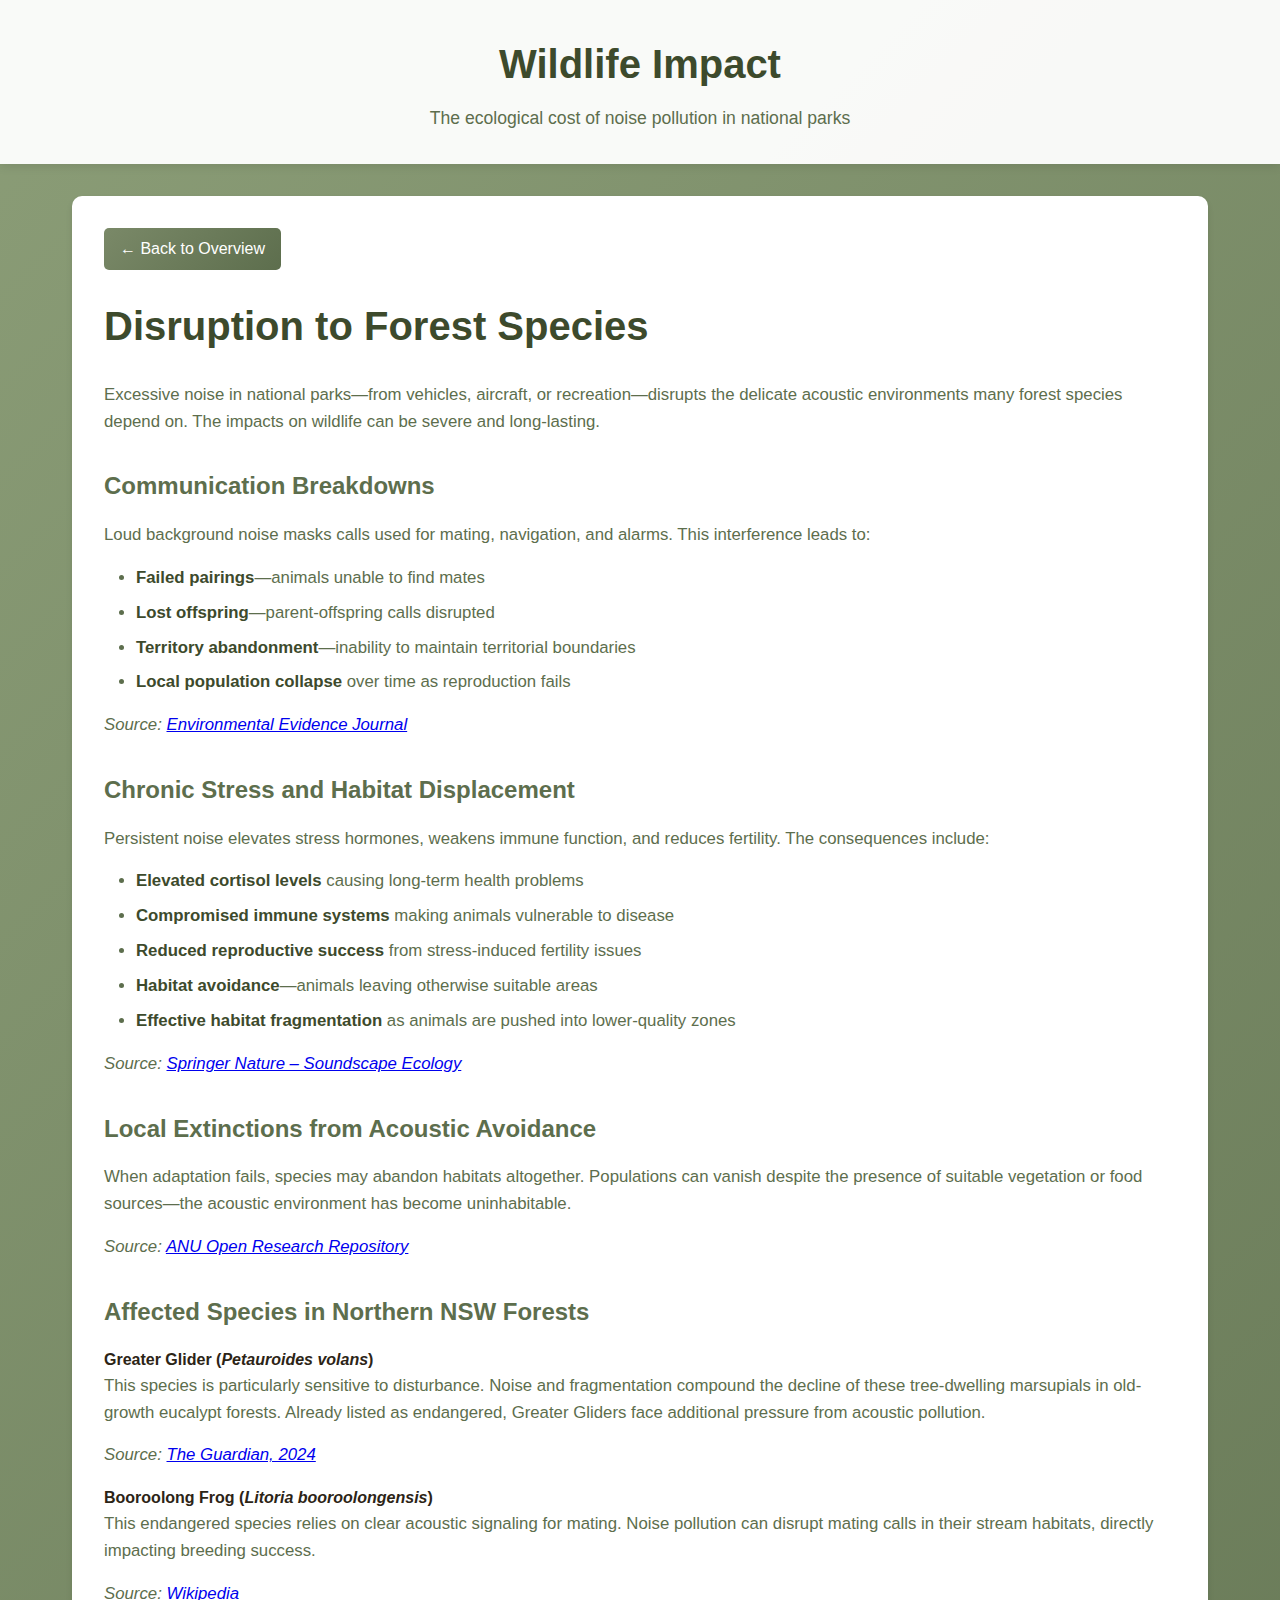
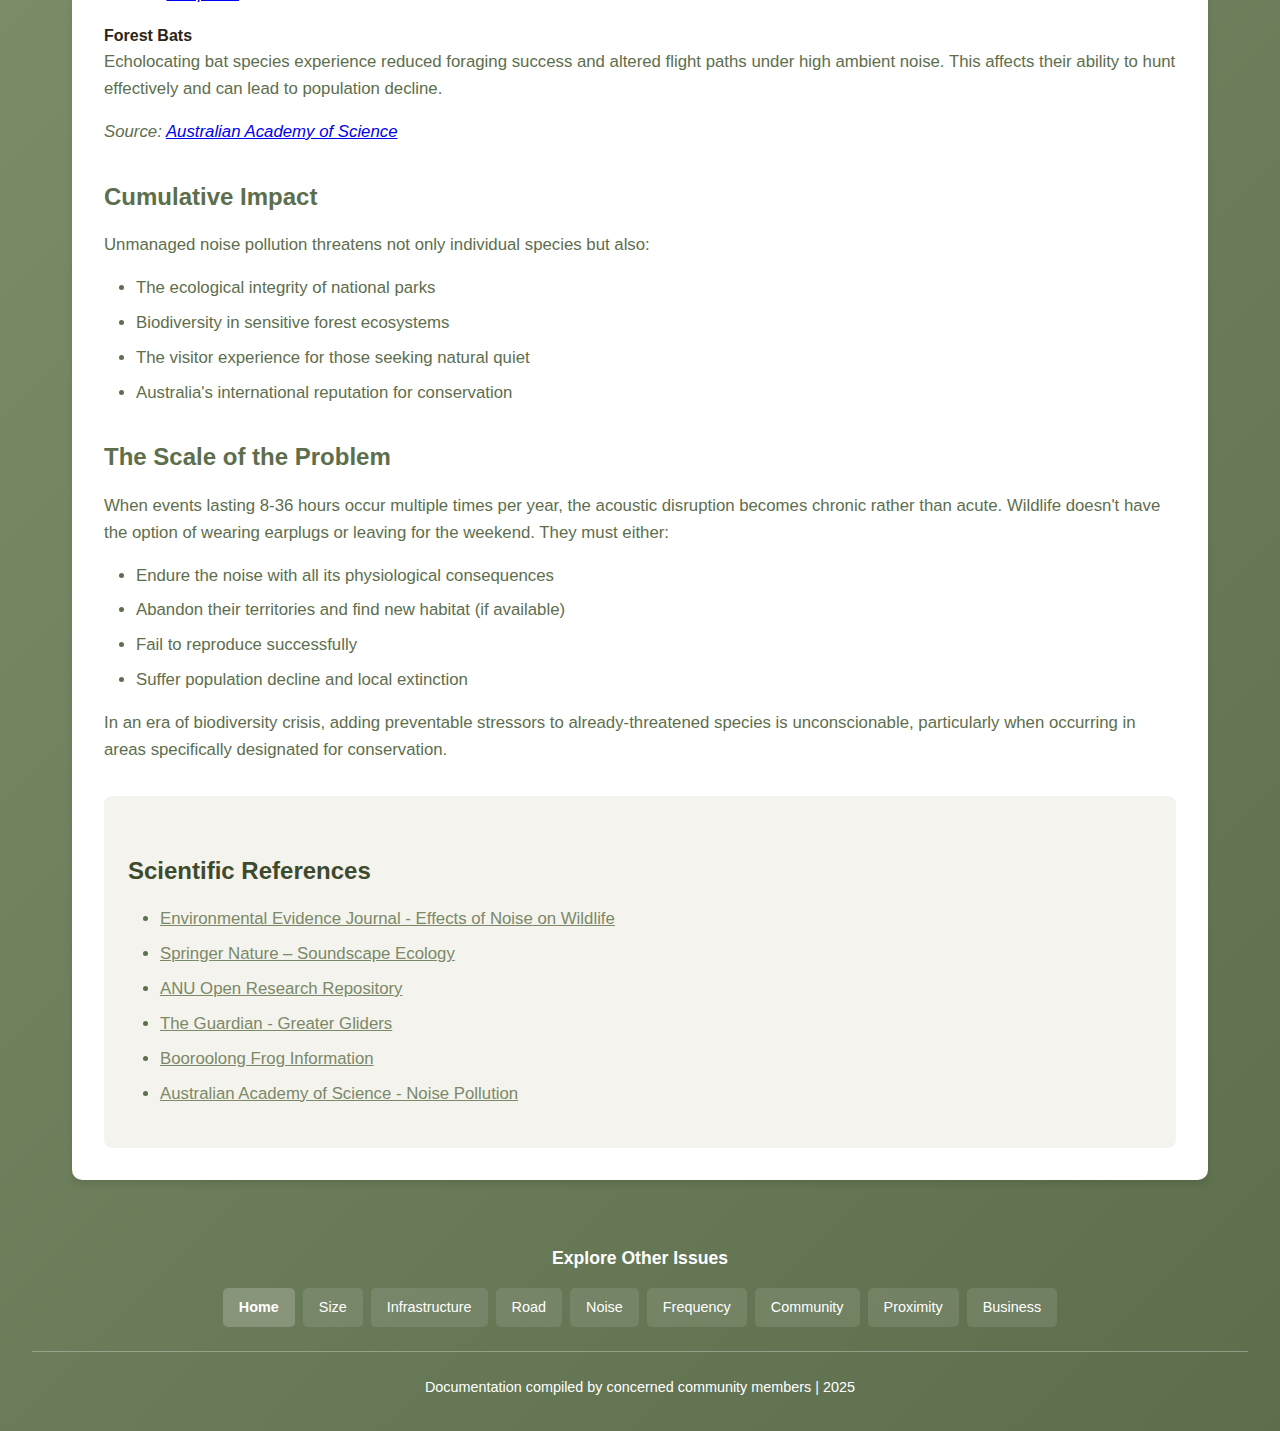
<file: website/wildlife.html>
<!DOCTYPE html>
<html lang="en">
<head>
    <meta charset="UTF-8">
    <meta name="viewport" content="width=device-width, initial-scale=1.0">
    <title>Wildlife Impact - Doof Parties Community Concerns</title>
    <link rel="stylesheet" href="styles.css">
</head>
<body>
    <header>
        <h1>Wildlife Impact</h1>
        <p class="subtitle">The ecological cost of noise pollution in national parks</p>
    </header>

    <main>
        <section class="issue-page">
            <a href="index.html" class="back-link">← Back to Overview</a>
            
            <h2>Disruption to Forest Species</h2>
            
            <p>Excessive noise in national parks—from vehicles, aircraft, or recreation—disrupts the delicate acoustic environments many forest species depend on. The impacts on wildlife can be severe and long-lasting.</p>

            <h3>Communication Breakdowns</h3>
            <p>Loud background noise masks calls used for mating, navigation, and alarms. This interference leads to:</p>
            <ul>
                <li><strong>Failed pairings</strong>—animals unable to find mates</li>
                <li><strong>Lost offspring</strong>—parent-offspring calls disrupted</li>
                <li><strong>Territory abandonment</strong>—inability to maintain territorial boundaries</li>
                <li><strong>Local population collapse</strong> over time as reproduction fails</li>
            </ul>
            <p><em>Source: <a href="https://environmentalevidencejournal.biomedcentral.com/articles/10.1186/s13750-020-00202-y" target="_blank">Environmental Evidence Journal</a></em></p>

            <h3>Chronic Stress and Habitat Displacement</h3>
            <p>Persistent noise elevates stress hormones, weakens immune function, and reduces fertility. The consequences include:</p>
            <ul>
                <li><strong>Elevated cortisol levels</strong> causing long-term health problems</li>
                <li><strong>Compromised immune systems</strong> making animals vulnerable to disease</li>
                <li><strong>Reduced reproductive success</strong> from stress-induced fertility issues</li>
                <li><strong>Habitat avoidance</strong>—animals leaving otherwise suitable areas</li>
                <li><strong>Effective habitat fragmentation</strong> as animals are pushed into lower-quality zones</li>
            </ul>
            <p><em>Source: <a href="https://link.springer.com/chapter/10.1007/978-3-030-97540-1_13" target="_blank">Springer Nature – Soundscape Ecology</a></em></p>

            <h3>Local Extinctions from Acoustic Avoidance</h3>
            <p>When adaptation fails, species may abandon habitats altogether. Populations can vanish despite the presence of suitable vegetation or food sources—the acoustic environment has become uninhabitable.</p>
            <p><em>Source: <a href="https://openresearch-repository.anu.edu.au/items/3c2b49f7-93b7-42d1-a1ce-0ab4876d7b5b" target="_blank">ANU Open Research Repository</a></em></p>

            <h3>Affected Species in Northern NSW Forests</h3>
            
            <h4>Greater Glider (<em>Petauroides volans</em>)</h4>
            <p>This species is particularly sensitive to disturbance. Noise and fragmentation compound the decline of these tree-dwelling marsupials in old-growth eucalypt forests. Already listed as endangered, Greater Gliders face additional pressure from acoustic pollution.</p>
            <p><em>Source: <a href="https://www.theguardian.com/environment/article/2024/jul/20/australia-greater-gliders-endangered-species-list-protection" target="_blank">The Guardian, 2024</a></em></p>

            <h4>Booroolong Frog (<em>Litoria booroolongensis</em>)</h4>
            <p>This endangered species relies on clear acoustic signaling for mating. Noise pollution can disrupt mating calls in their stream habitats, directly impacting breeding success.</p>
            <p><em>Source: <a href="https://en.wikipedia.org/wiki/Booroolong_frog" target="_blank">Wikipedia</a></em></p>

            <h4>Forest Bats</h4>
            <p>Echolocating bat species experience reduced foraging success and altered flight paths under high ambient noise. This affects their ability to hunt effectively and can lead to population decline.</p>
            <p><em>Source: <a href="https://www.science.org.au/curious/earth-environment/noise-pollution-and-environment" target="_blank">Australian Academy of Science</a></em></p>

            <h3>Cumulative Impact</h3>
            <p>Unmanaged noise pollution threatens not only individual species but also:</p>
            <ul>
                <li>The ecological integrity of national parks</li>
                <li>Biodiversity in sensitive forest ecosystems</li>
                <li>The visitor experience for those seeking natural quiet</li>
                <li>Australia's international reputation for conservation</li>
            </ul>

            <h3>The Scale of the Problem</h3>
            <p>When events lasting 8-36 hours occur multiple times per year, the acoustic disruption becomes chronic rather than acute. Wildlife doesn't have the option of wearing earplugs or leaving for the weekend. They must either:</p>
            <ul>
                <li>Endure the noise with all its physiological consequences</li>
                <li>Abandon their territories and find new habitat (if available)</li>
                <li>Fail to reproduce successfully</li>
                <li>Suffer population decline and local extinction</li>
            </ul>

            <p>In an era of biodiversity crisis, adding preventable stressors to already-threatened species is unconscionable, particularly when occurring in areas specifically designated for conservation.</p>

            <div class="sources">
                <h3>Scientific References</h3>
                <ul>
                    <li><a href="https://environmentalevidencejournal.biomedcentral.com/articles/10.1186/s13750-020-00202-y" target="_blank">Environmental Evidence Journal - Effects of Noise on Wildlife</a></li>
                    <li><a href="https://link.springer.com/chapter/10.1007/978-3-030-97540-1_13" target="_blank">Springer Nature – Soundscape Ecology</a></li>
                    <li><a href="https://openresearch-repository.anu.edu.au/items/3c2b49f7-93b7-42d1-a1ce-0ab4876d7b5b" target="_blank">ANU Open Research Repository</a></li>
                    <li><a href="https://www.theguardian.com/environment/article/2024/jul/20/australia-greater-gliders-endangered-species-list-protection" target="_blank">The Guardian - Greater Gliders</a></li>
                    <li><a href="https://en.wikipedia.org/wiki/Booroolong_frog" target="_blank">Booroolong Frog Information</a></li>
                    <li><a href="https://www.science.org.au/curious/earth-environment/noise-pollution-and-environment" target="_blank">Australian Academy of Science - Noise Pollution</a></li>
                </ul>
            </div>
        </section>
    </main>

    <footer>
        <div class="footer-nav">
            <h3>Explore Other Issues</h3>
            <div class="footer-nav-links">
                <a href="index.html" class="home-link">Home</a>
                <a href="size.html">Size</a>
                <a href="infrastructure.html">Infrastructure</a>
                <a href="road.html">Road</a>
                <a href="noise.html">Noise</a>
                <a href="frequency.html">Frequency</a>
                <a href="community.html">Community</a>
                <a href="proximity.html">Proximity</a>
                <a href="business.html">Business</a>
            </div>
        </div>
        <p>Documentation compiled by concerned community members | 2025</p>
    </footer>
</body>
</html>
</file>
<file: website/styles.css>
* {
    margin: 0;
    padding: 0;
    box-sizing: border-box;
}

body {
    font-family: -apple-system, BlinkMacSystemFont, 'Segoe UI', Roboto, Oxygen, Ubuntu, Cantarell, sans-serif;
    line-height: 1.6;
    color: #2c2416;
    background: linear-gradient(135deg, #8b9d77 0%, #5d6e4d 100%);
    min-height: 100vh;
}

header {
    background: rgba(255, 255, 255, 0.95);
    padding: 2rem;
    text-align: center;
    box-shadow: 0 2px 10px rgba(0, 0, 0, 0.1);
}

header h1 {
    font-size: 2.5rem;
    color: #3d4a2c;
    margin-bottom: 0.5rem;
}

.subtitle {
    font-size: 1.1rem;
    color: #5d6e4d;
}

main {
    max-width: 1200px;
    margin: 2rem auto;
    padding: 0 2rem;
}

.overview {
    background: white;
    padding: 2rem;
    border-radius: 10px;
    box-shadow: 0 4px 6px rgba(0, 0, 0, 0.1);
    margin-bottom: 2rem;
}

.overview h2 {
    color: #3d4a2c;
    margin-bottom: 1rem;
    font-size: 2rem;
}

.overview p {
    margin-bottom: 1rem;
    color: #5d6e4d;
    font-size: 1.05rem;
}

.video-container {
    margin-top: 2rem;
    padding: 1.5rem;
    background: #f5f3ed;
    border-radius: 8px;
}

.video-container h3 {
    margin-bottom: 1rem;
    color: #3d4a2c;
}

.video-container video {
    width: 100%;
    max-width: 800px;
    border-radius: 8px;
    box-shadow: 0 2px 8px rgba(0, 0, 0, 0.1);
}

.video-caption {
    margin-top: 0.5rem;
    font-style: italic;
    color: #7a8968;
}

.issues-grid {
    background: white;
    padding: 2rem;
    border-radius: 10px;
    box-shadow: 0 4px 6px rgba(0, 0, 0, 0.1);
}

.issues-grid h2 {
    color: #3d4a2c;
    margin-bottom: 1.5rem;
    font-size: 2rem;
}

.grid {
    display: grid;
    grid-template-columns: repeat(auto-fit, minmax(300px, 1fr));
    gap: 1.5rem;
}

.issue-card {
    background: linear-gradient(135deg, #7a8968 0%, #5d6e4d 100%);
    padding: 1.5rem;
    border-radius: 8px;
    text-decoration: none;
    color: white;
    transition: transform 0.3s ease, box-shadow 0.3s ease;
    box-shadow: 0 2px 8px rgba(0, 0, 0, 0.1);
}

.issue-card:hover {
    transform: translateY(-5px);
    box-shadow: 0 6px 20px rgba(0, 0, 0, 0.2);
}

.issue-card h3 {
    font-size: 1.5rem;
    margin-bottom: 0.5rem;
}

.issue-card p {
    font-size: 0.95rem;
    opacity: 0.9;
}

footer {
    text-align: center;
    padding: 2rem;
    color: white;
    font-size: 0.9rem;
}

.footer-nav {
    margin-bottom: 1.5rem;
    padding-bottom: 1.5rem;
    border-bottom: 1px solid rgba(255, 255, 255, 0.3);
}

.footer-nav h3 {
    color: white;
    font-size: 1.1rem;
    margin-bottom: 1rem;
}

.footer-nav-links {
    display: flex;
    flex-wrap: wrap;
    justify-content: center;
    gap: .5rem;
    max-width: 900px;
    margin: 0 auto;
}

.footer-nav-links a {
    color: white;
    text-decoration: none;
    padding: 0.5rem 1rem;
    background: rgba(255, 255, 255, 0.1);
    border-radius: 5px;
    transition: background 0.2s ease;
    font-size: 0.9rem;
}

.footer-nav-links a:hover {
    background: rgba(255, 255, 255, 0.2);
}

.footer-nav-links a.home-link {
    background: rgba(255, 255, 255, 0.2);
    font-weight: 600;
}

/* Issue page specific styles */
.issue-page {
    background: white;
    padding: 2rem;
    border-radius: 10px;
    box-shadow: 0 4px 6px rgba(0, 0, 0, 0.1);
}

.issue-page h2 {
    color: #3d4a2c;
    margin-bottom: 1.5rem;
    font-size: 2.5rem;
}

.issue-page h3 {
    color: #5d6e4d;
    margin-top: 2rem;
    margin-bottom: 1rem;
    font-size: 1.5rem;
}

.issue-page p, .issue-page ul {
    color: #5d6e4d;
    margin-bottom: 1rem;
    font-size: 1.05rem;
}

.issue-page ul {
    margin-left: 2rem;
}

.issue-page li {
    margin-bottom: 0.5rem;
}

.issue-page strong {
    color: #3d4a2c;
}

.back-link {
    display: inline-block;
    margin-bottom: 1.5rem;
    padding: 0.5rem 1rem;
    background: linear-gradient(135deg, #7a8968 0%, #5d6e4d 100%);
    color: white;
    text-decoration: none;
    border-radius: 5px;
    transition: transform 0.2s ease;
}

.back-link:hover {
    transform: translateX(-5px);
}

.sources {
    margin-top: 2rem;
    padding: 1.5rem;
    background: #f5f3ed;
    border-radius: 8px;
}

.sources h3 {
    color: #3d4a2c;
    margin-bottom: 1rem;
}

.sources a {
    color: #7a8968;
    word-break: break-all;
}

.sources a:hover {
    text-decoration: none;
}

@media (max-width: 768px) {
    header h1 {
        font-size: 1.8rem;
    }
    
    .grid {
        grid-template-columns: 1fr;
    }
    
    main {
        padding: 0 1rem;
    }
}
</file>
